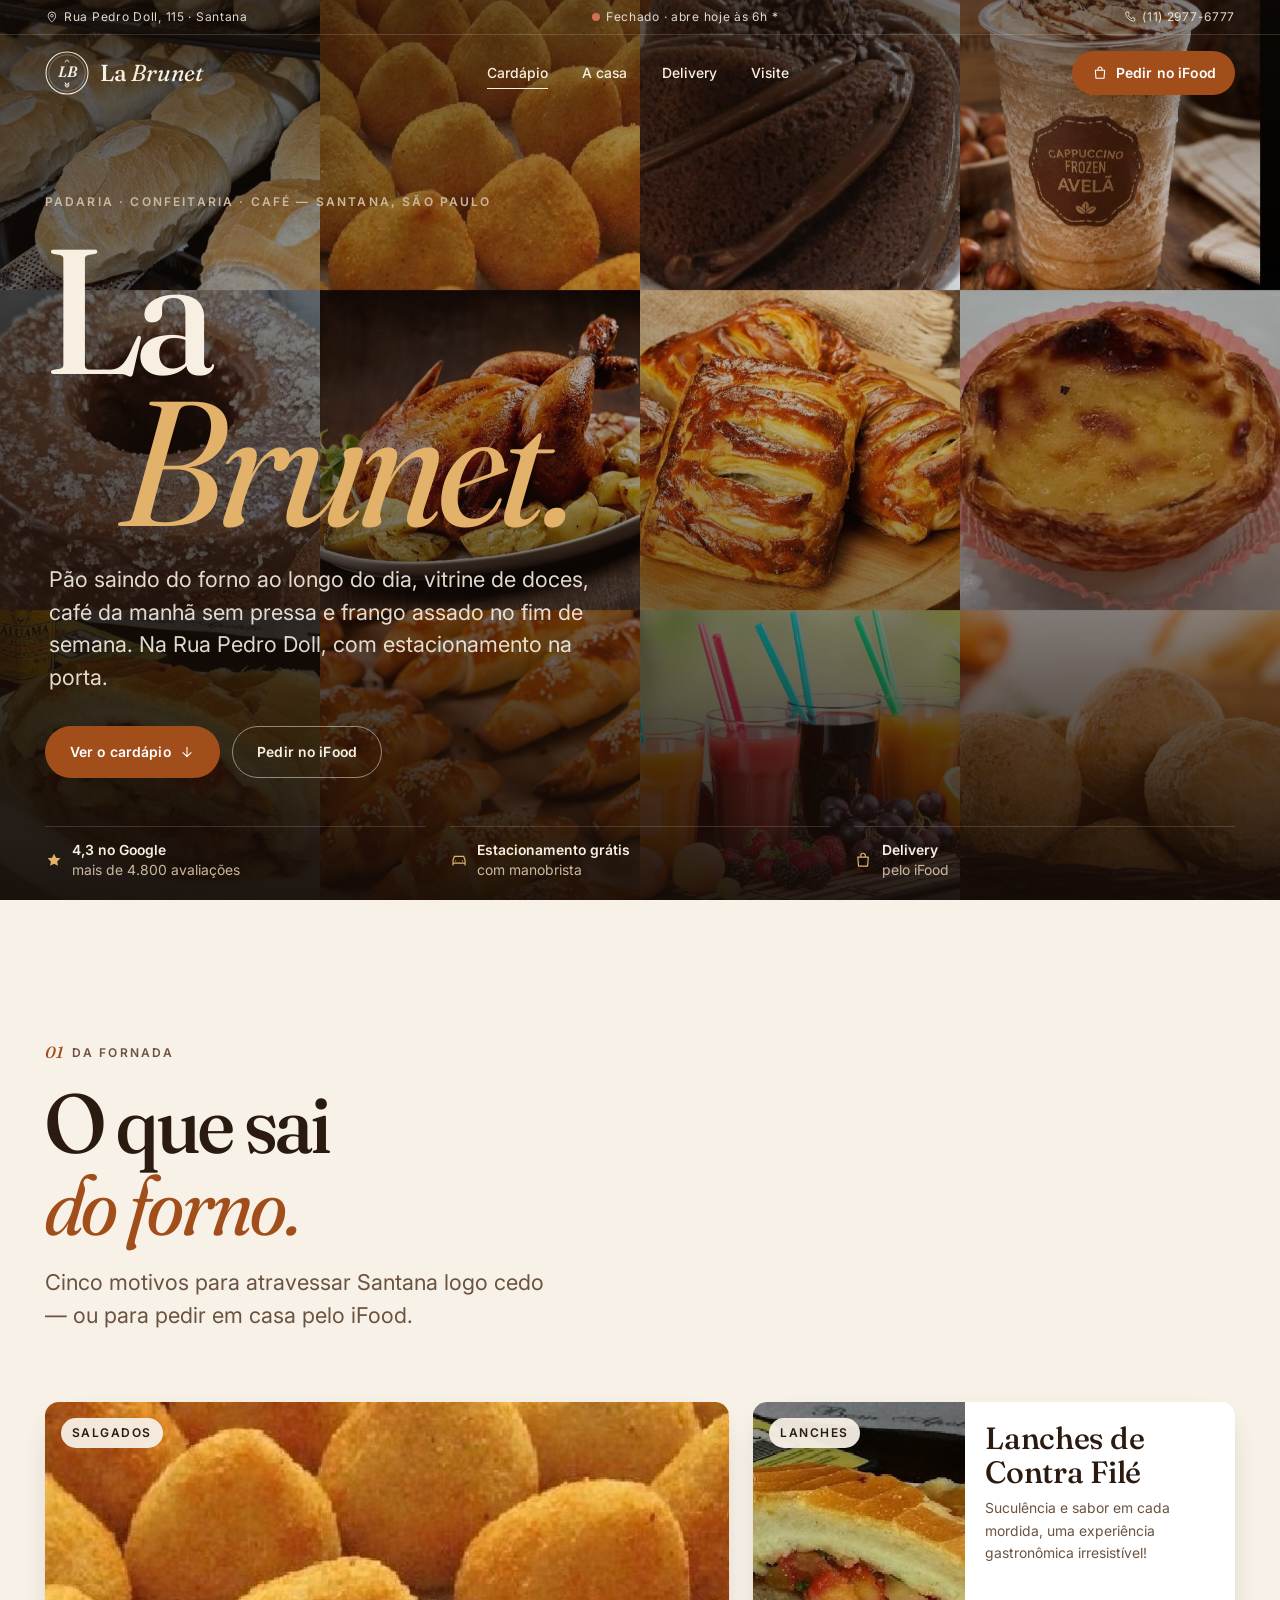
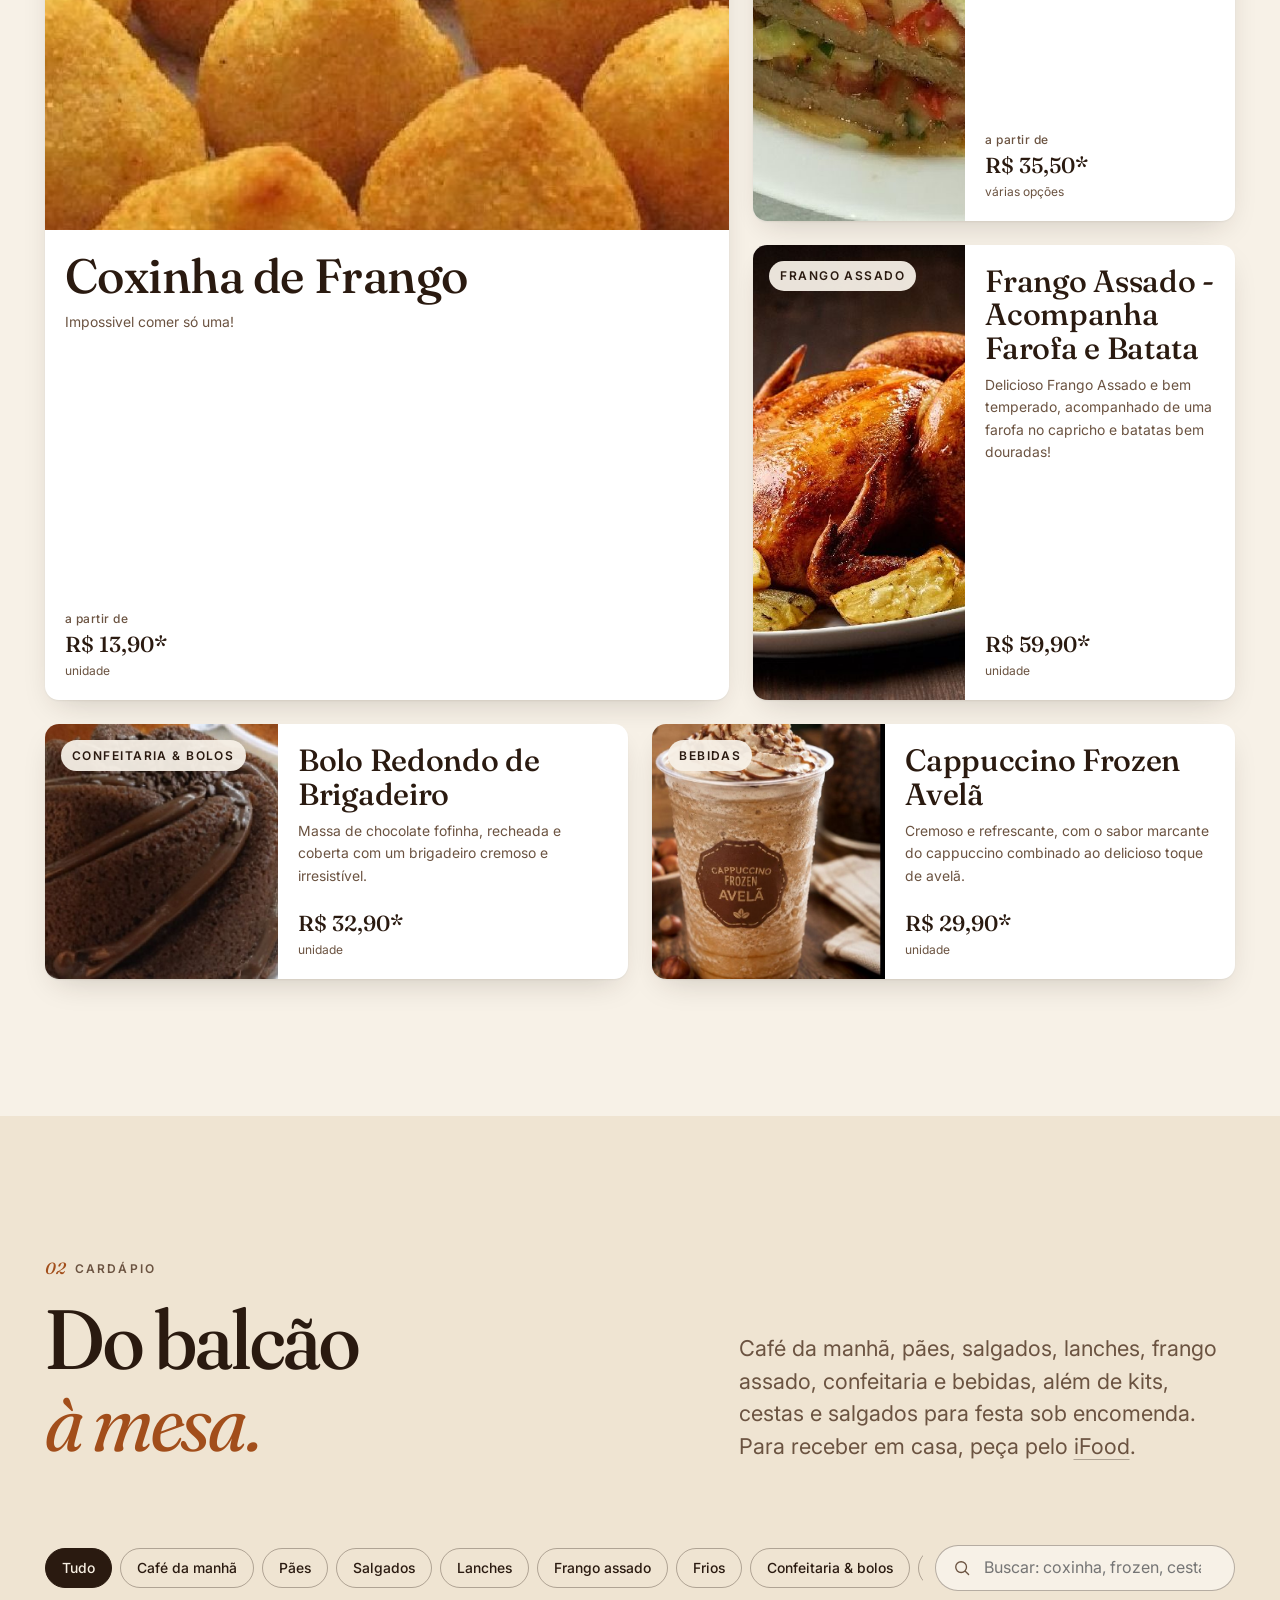
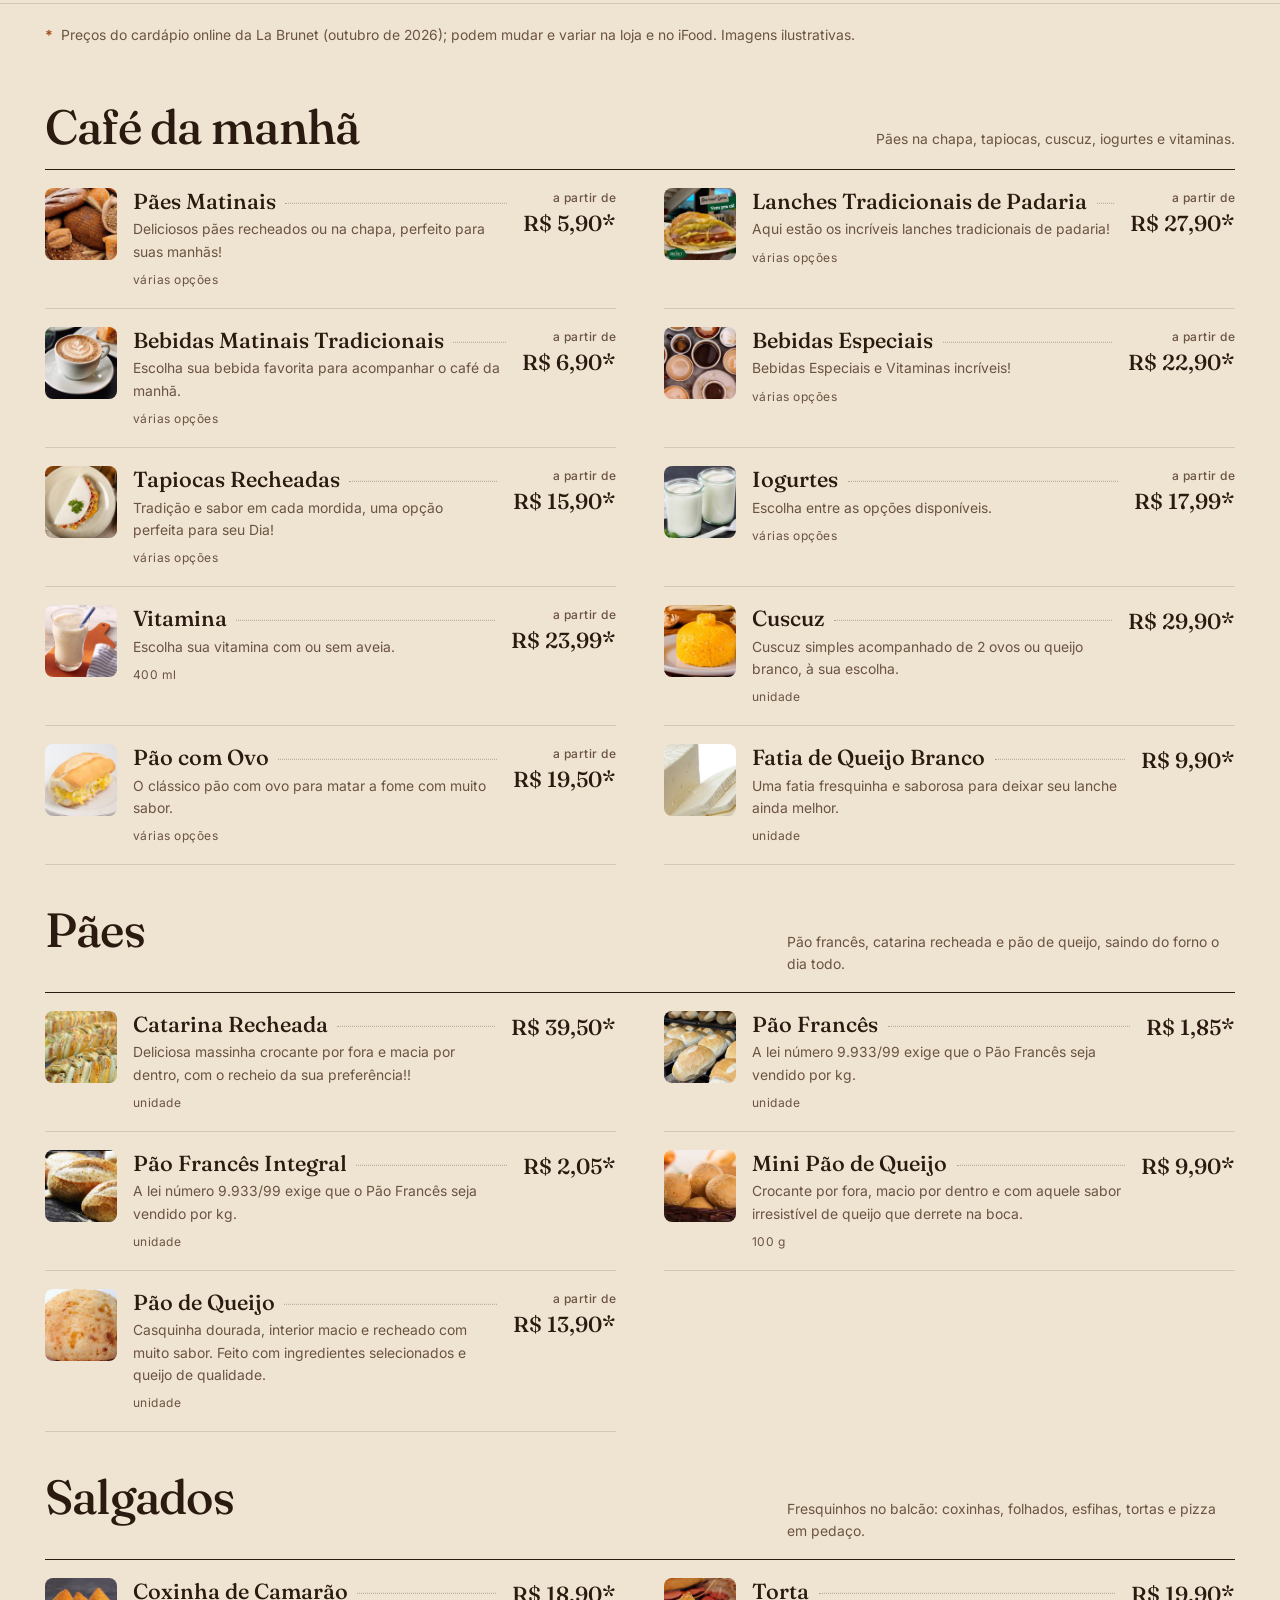
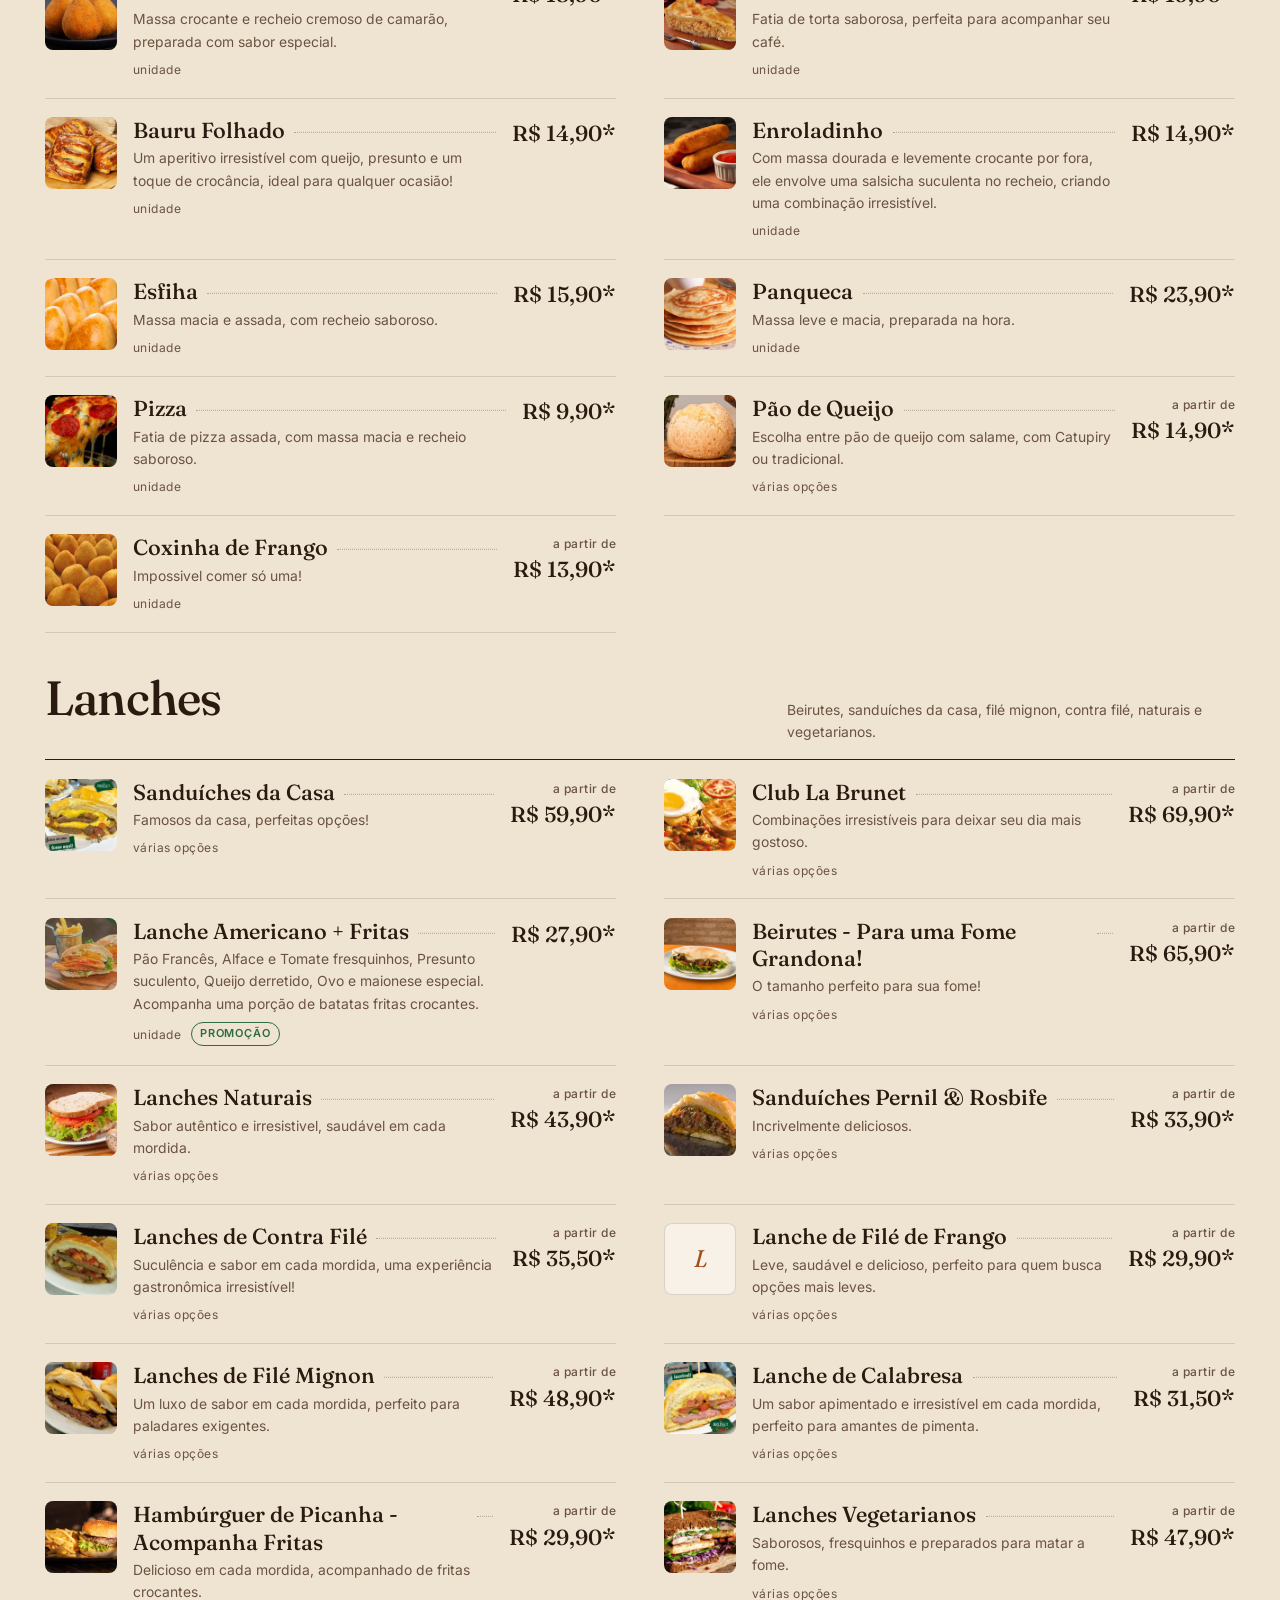
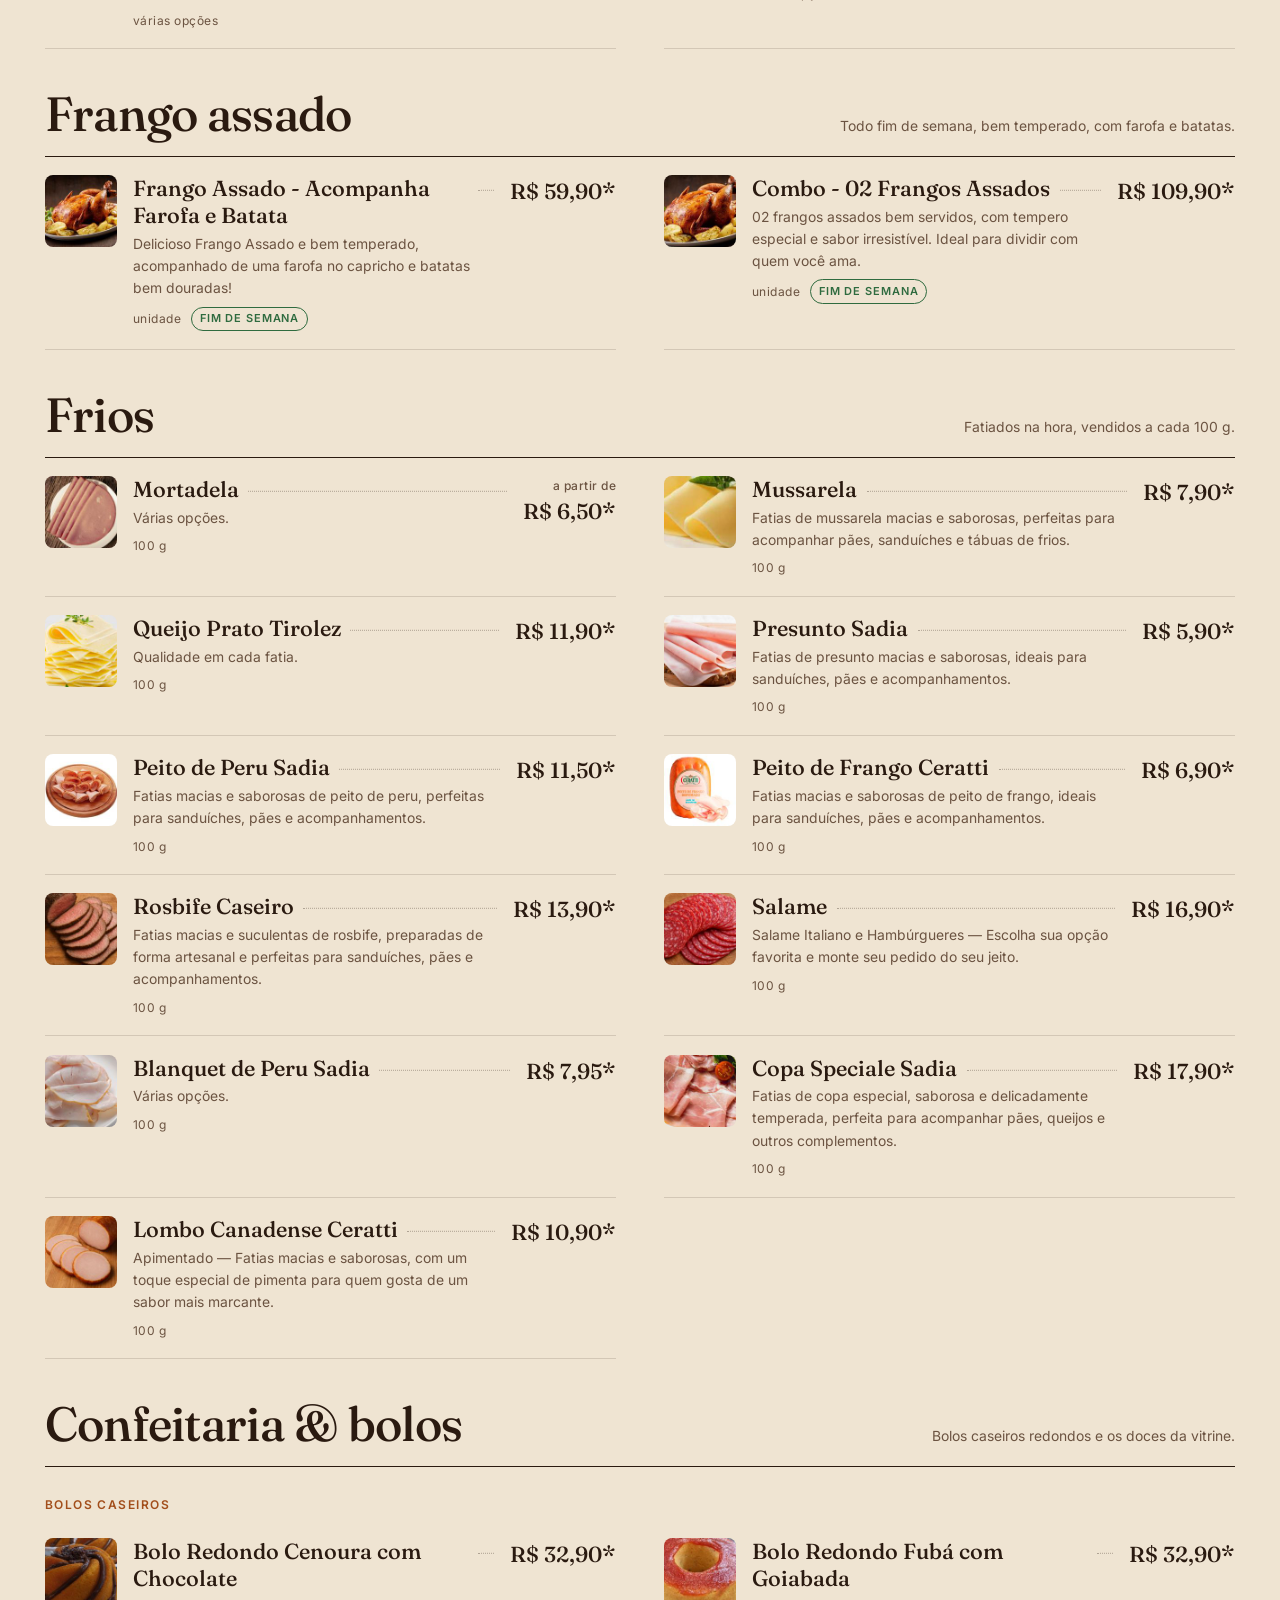
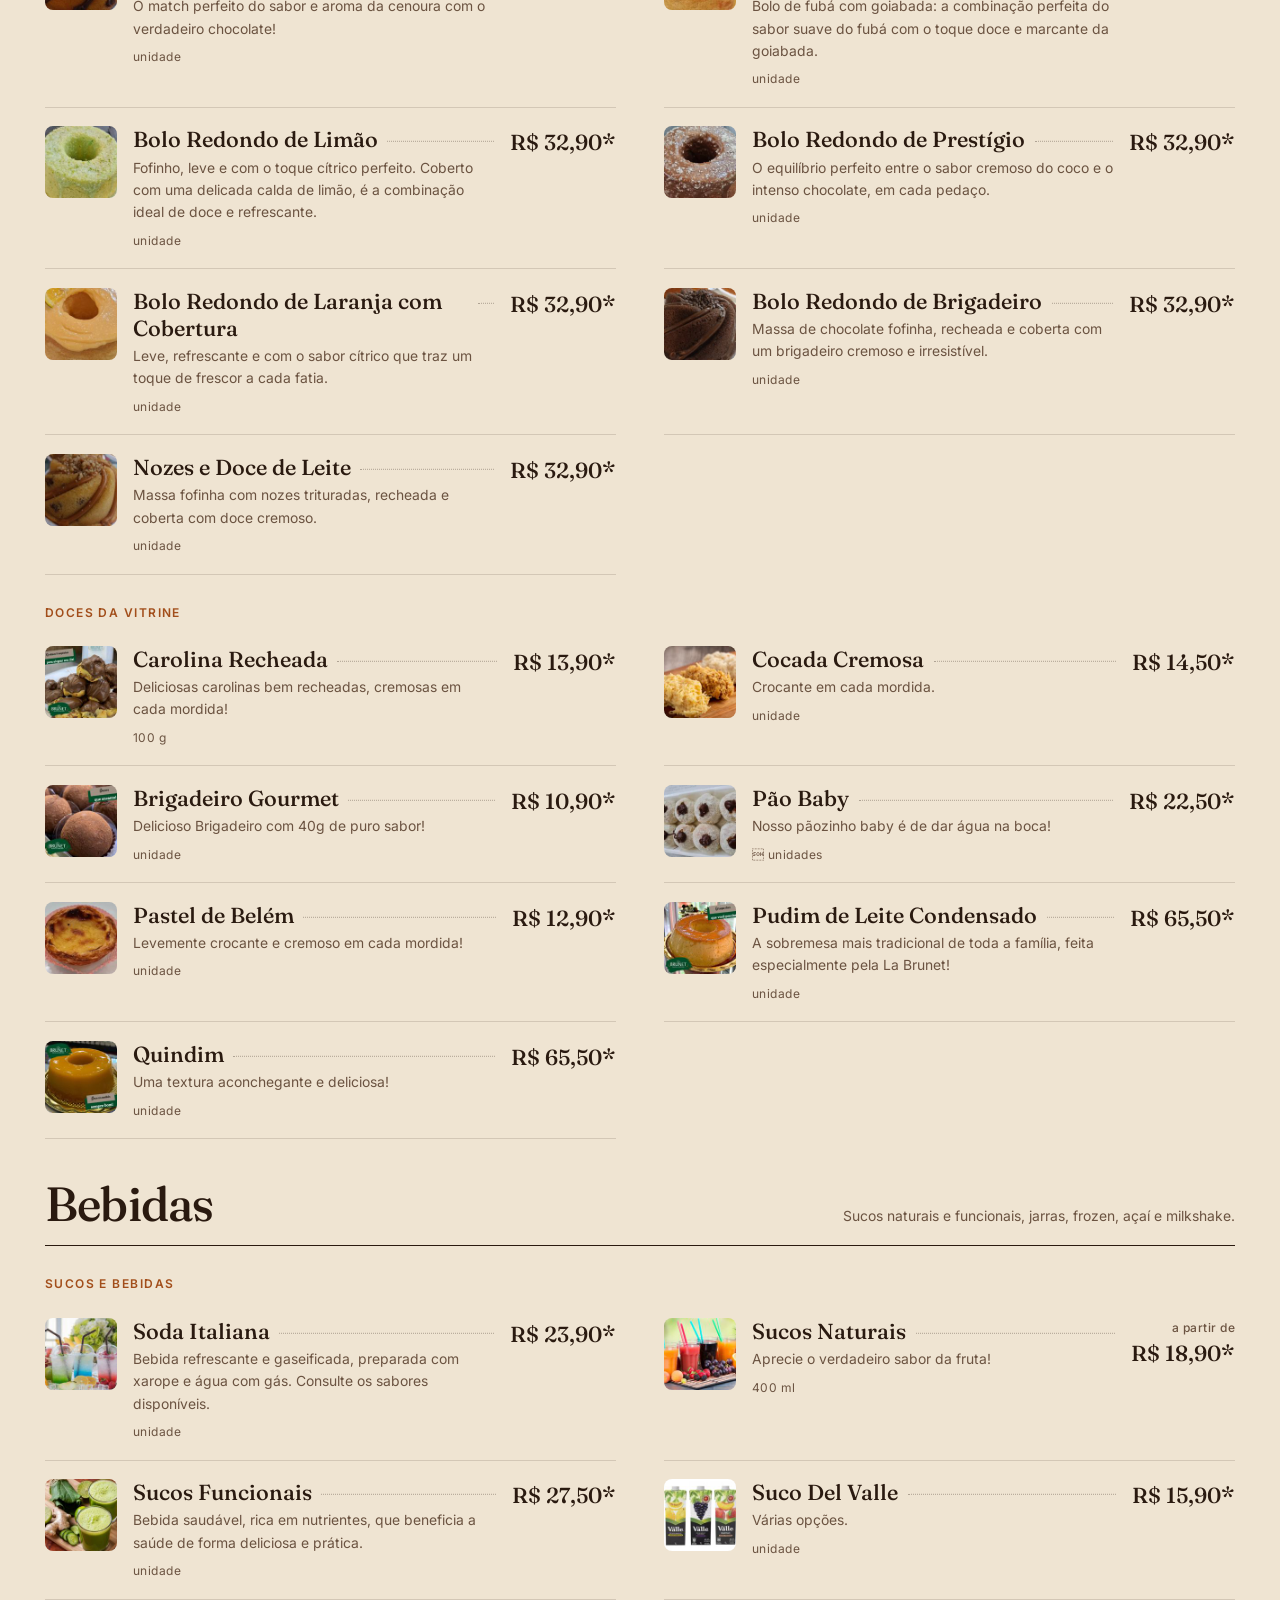
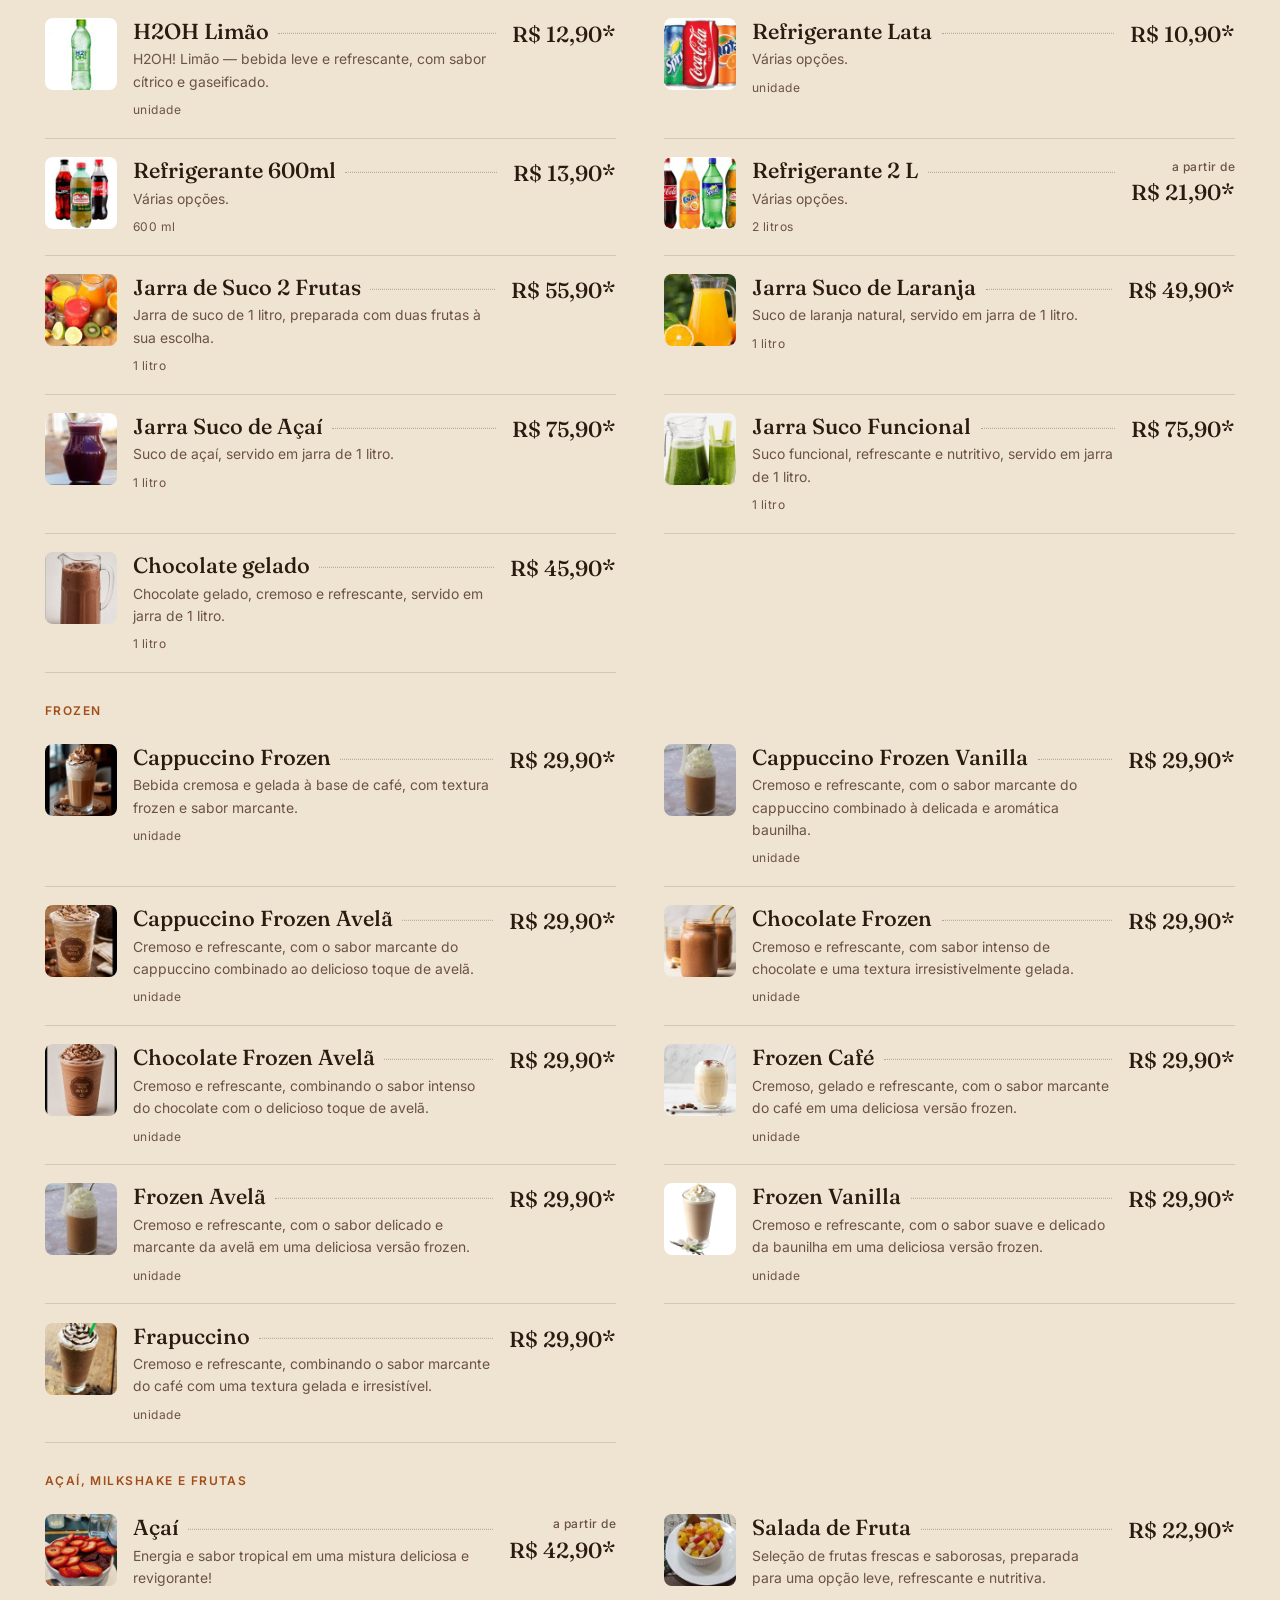
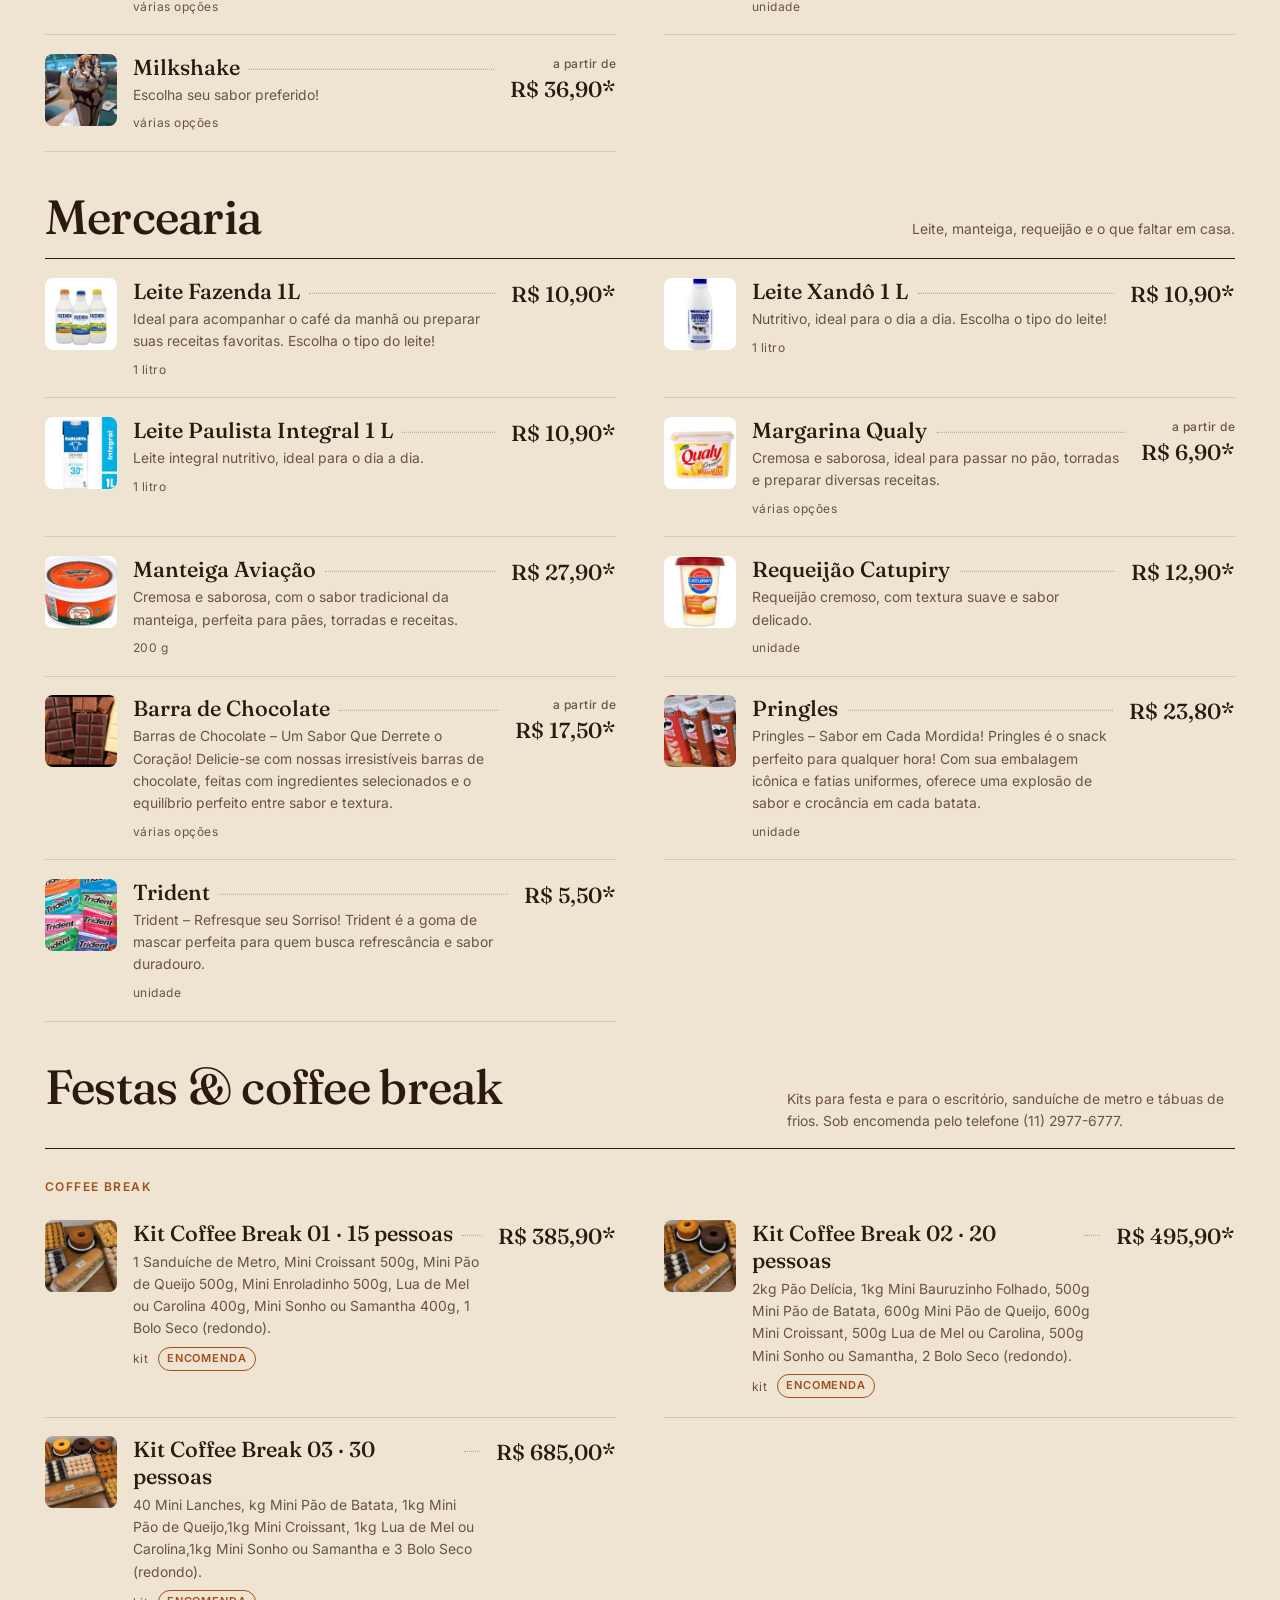
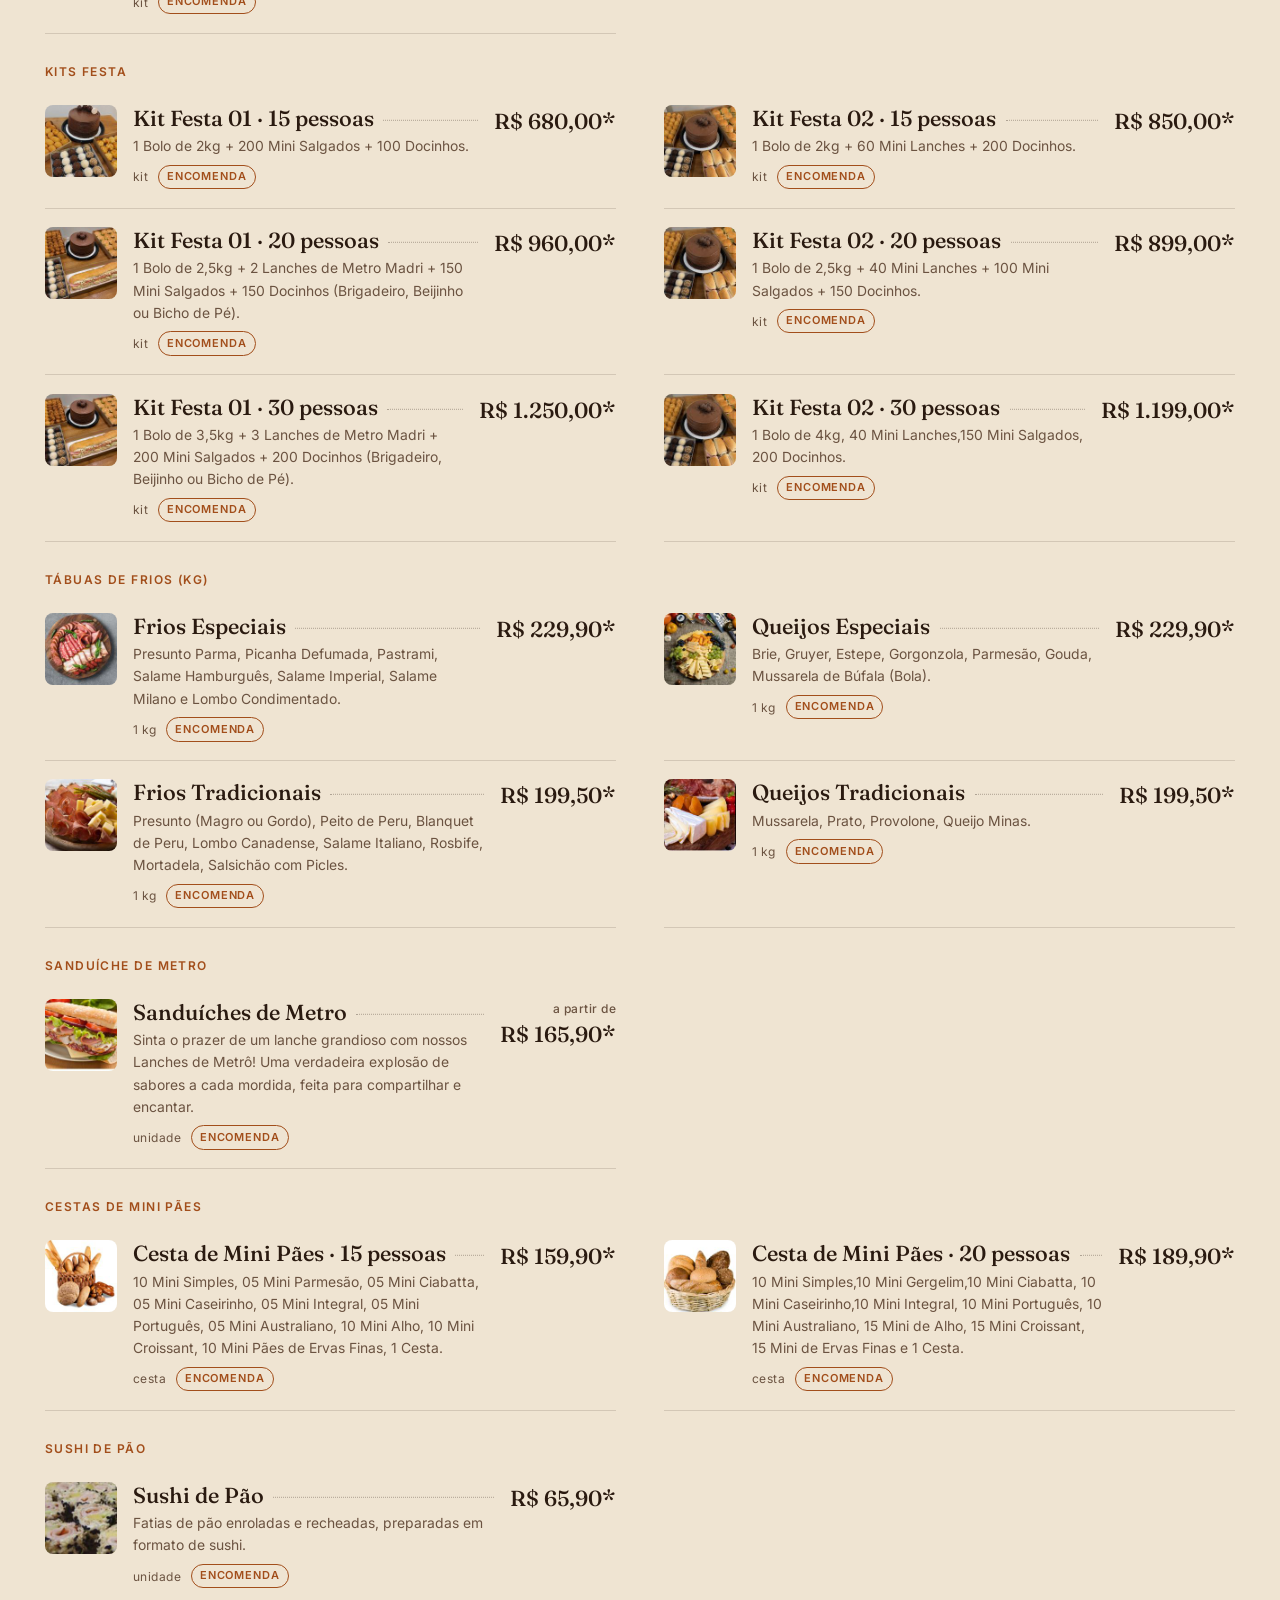
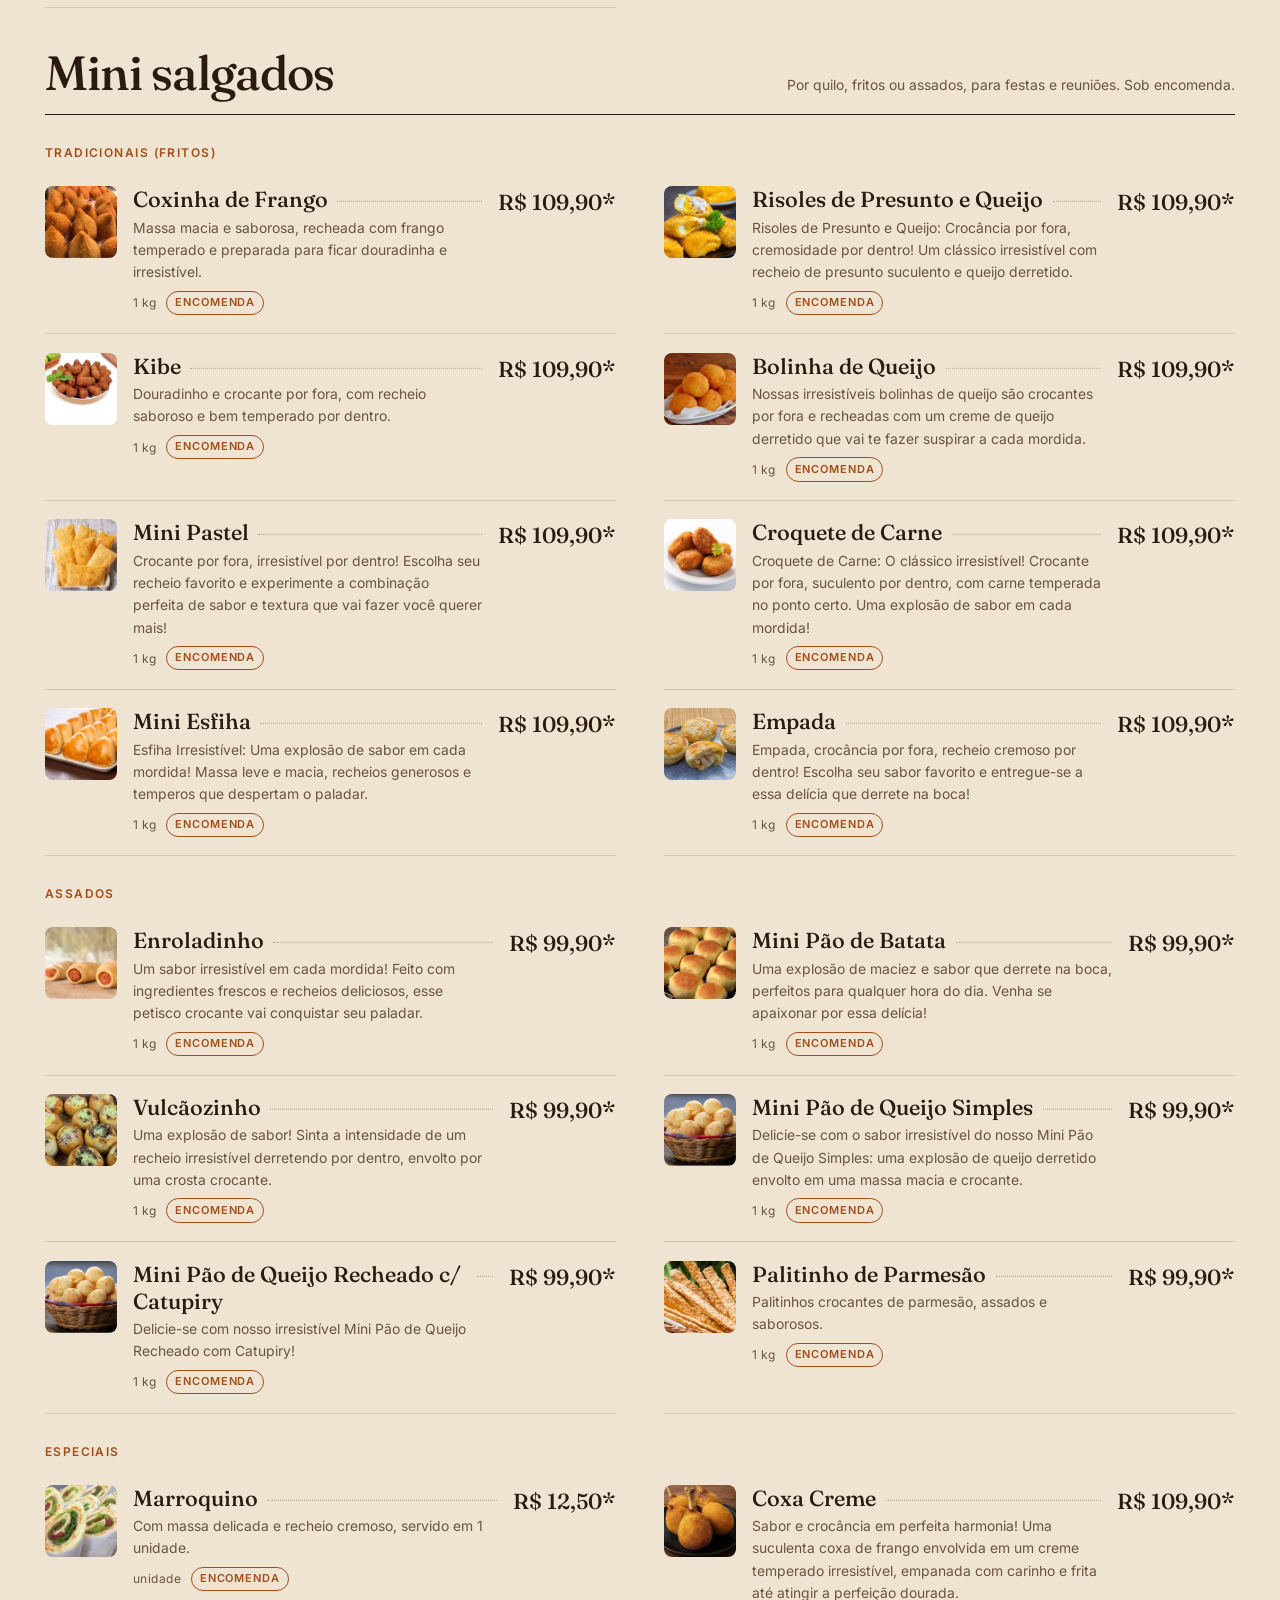
<file: index.html>
<!doctype html>
<html lang="pt-BR">
<head>
  <meta charset="utf-8">
  <meta name="viewport" content="width=device-width, initial-scale=1, viewport-fit=cover">
  <title>La Brunet · Padaria, confeitaria e café em Santana, São Paulo</title>
  <meta name="description" content="La Brunet: pães de fermentação natural, salgados, lanches, confeitaria e café da manhã na Rua Pedro Doll, 115, em Santana, São Paulo. Veja o cardápio e peça pelo iFood.">
  <meta name="theme-color" content="#2a1a10">
  <meta property="og:title" content="La Brunet · Padaria em Santana">
  <meta property="og:description" content="Pães, confeitaria e café na Rua Pedro Doll, 115. Cardápio online e delivery pelo iFood.">
  <meta property="og:type" content="website">
  <meta property="og:locale" content="pt_BR">
  <meta property="og:image" content="https://adrianochammas.github.io/la-brunet/assets/img/casa/compartilhar.jpg">
  <script>document.documentElement.classList.add("js")</script>
  <link rel="icon" href="assets/img/favicon.svg" type="image/svg+xml">
  <link rel="preconnect" href="https://fonts.googleapis.com">
  <link rel="preconnect" href="https://fonts.gstatic.com" crossorigin>
  <link rel="stylesheet" href="https://fonts.googleapis.com/css2?family=Fraunces:ital,opsz,wght@0,9..144,300..800;1,9..144,300..800&family=Inter:wght@400;500;600&display=swap">
  <!-- Ao publicar mudanças em CSS/JS, aumente o ?v= para os navegadores não usarem a versão antiga. -->
  <link rel="stylesheet" href="assets/css/styles.css?v=3">
  <script type="application/ld+json">
  {
    "@context": "https://schema.org",
    "@type": "Bakery",
    "name": "La Brunet",
    "telephone": "+55 11 2977-6777",
    "address": {
      "@type": "PostalAddress",
      "streetAddress": "Rua Pedro Doll, 115",
      "addressLocality": "São Paulo",
      "addressRegion": "SP",
      "postalCode": "02404-000",
      "addressCountry": "BR"
    },
    "servesCuisine": ["Padaria", "Confeitaria", "Café", "Pizza"]
  }
  </script>
</head>
<body>
  <a class="skip" href="#conteudo">Pular para o conteúdo</a>

  <svg width="0" height="0" style="position:absolute" aria-hidden="true">
    <symbol id="mark" viewBox="0 0 64 64">
      <circle cx="32" cy="32" r="30.5" fill="none" stroke="currentColor" stroke-width="1.5"/>
      <circle cx="32" cy="32" r="26.5" fill="none" stroke="currentColor" stroke-width=".75" opacity=".6"/>
      <text x="32" y="38.5" text-anchor="middle" font-family="Fraunces, Georgia, serif" font-style="italic" font-weight="600" font-size="22" fill="currentColor">LB</text>
      <path d="M32 47v8M32 50c-2.5-1-3.5-3-3.5-5 2.5 1 3.5 3 3.5 5Zm0 0c2.5-1 3.5-3 3.5-5-2.5 1-3.5 3-3.5 5Zm0 3.5c-2.5-1-3.5-3-3.5-5 2.5 1 3.5 3 3.5 5Zm0 0c2.5-1 3.5-3 3.5-5-2.5 1-3.5 3-3.5 5Z" fill="currentColor"/>
      <path d="M32 9v8M32 12c-2.5 1-3.5 3-3.5 5 2.5-1 3.5-3 3.5-5Zm0 0c2.5 1 3.5 3 3.5 5-2.5-1-3.5-3-3.5-5Z" fill="currentColor" opacity=".7"/>
    </symbol>
    <symbol id="i-arrow" viewBox="0 0 24 24"><path d="M5 12h14M13 6l6 6-6 6" fill="none" stroke="currentColor" stroke-width="1.6" stroke-linecap="round" stroke-linejoin="round"/></symbol>
    <symbol id="i-down" viewBox="0 0 24 24"><path d="M12 5v14M6 13l6 6 6-6" fill="none" stroke="currentColor" stroke-width="1.6" stroke-linecap="round" stroke-linejoin="round"/></symbol>
    <symbol id="i-plus" viewBox="0 0 24 24"><path d="M12 5v14M5 12h14" fill="none" stroke="currentColor" stroke-width="1.8" stroke-linecap="round"/></symbol>
    <symbol id="i-minus" viewBox="0 0 24 24"><path d="M5 12h14" fill="none" stroke="currentColor" stroke-width="1.8" stroke-linecap="round"/></symbol>
    <symbol id="i-close" viewBox="0 0 24 24"><path d="M6 6l12 12M18 6 6 18" fill="none" stroke="currentColor" stroke-width="1.6" stroke-linecap="round"/></symbol>
    <symbol id="i-bag" viewBox="0 0 24 24"><path d="M5 8h14l-1 12H6L5 8Zm4 0V6a3 3 0 0 1 6 0v2" fill="none" stroke="currentColor" stroke-width="1.6" stroke-linejoin="round"/></symbol>
    <symbol id="i-search" viewBox="0 0 24 24"><circle cx="11" cy="11" r="6.5" fill="none" stroke="currentColor" stroke-width="1.6"/><path d="m16 16 4 4" stroke="currentColor" stroke-width="1.6" stroke-linecap="round"/></symbol>
    <symbol id="i-pin" viewBox="0 0 24 24"><path d="M12 21s-6.5-6.2-6.5-11a6.5 6.5 0 0 1 13 0c0 4.8-6.5 11-6.5 11Z" fill="none" stroke="currentColor" stroke-width="1.6"/><circle cx="12" cy="10" r="2.3" fill="none" stroke="currentColor" stroke-width="1.6"/></symbol>
    <symbol id="i-phone" viewBox="0 0 24 24"><path d="M6.5 3.5h3l1.5 4-2 1.5a11 11 0 0 0 6 6l1.5-2 4 1.5v3a2 2 0 0 1-2 2A16 16 0 0 1 4.5 5.5a2 2 0 0 1 2-2Z" fill="none" stroke="currentColor" stroke-width="1.6" stroke-linejoin="round"/></symbol>
    <symbol id="i-car" viewBox="0 0 24 24"><path d="M4 16v-4l2-5h12l2 5v4M4 16h16M4 16v2.5M20 16v2.5M7.5 13h.01M16.5 13h.01" fill="none" stroke="currentColor" stroke-width="1.6" stroke-linecap="round" stroke-linejoin="round"/></symbol>
    <symbol id="i-star" viewBox="0 0 24 24"><path d="m12 3.5 2.6 5.4 5.9.8-4.3 4.1 1 5.8L12 16.8l-5.2 2.8 1-5.8-4.3-4.1 5.9-.8L12 3.5Z" fill="currentColor"/></symbol>
    <symbol id="i-wa" viewBox="0 0 24 24"><path d="M4 20l1.2-4.1A8 8 0 1 1 8.4 19L4 20Z" fill="none" stroke="currentColor" stroke-width="1.6" stroke-linejoin="round"/><path d="M9 8.5c0 3.5 3 6.5 6.5 6.5l1-1.6-2-1-1 .8c-1.2-.5-2.2-1.5-2.7-2.7l.8-1-1-2L9 8.5Z" fill="currentColor"/></symbol>
  </svg>

  <!-- ===================== Cabeçalho ===================== -->
  <header class="top" data-top>
    <div class="strip">
      <div class="strip__inner wrap">
        <a class="strip__item strip__address" href="#visite"><svg class="ico" aria-hidden="true"><use href="#i-pin"/></svg><span>Rua Pedro Doll, 115 · Santana</span></a>
        <span class="strip__item strip__status" data-status>
          <span class="dot" aria-hidden="true"></span><span data-status-label>Consultando horário…</span>
        </span>
        <a class="strip__item strip__phone" href="tel:+551129776777"><svg class="ico" aria-hidden="true"><use href="#i-phone"/></svg><span>(11) 2977-6777</span></a>
      </div>
    </div>
    <div class="bar">
      <div class="bar__inner wrap">
        <a class="brand" href="#inicio" aria-label="La Brunet, início">
          <svg class="brand__mark" aria-hidden="true"><use href="#mark"/></svg>
          <span class="brand__name">La <em>Brunet</em></span>
        </a>
        <nav class="nav" aria-label="Principal">
          <a href="#cardapio" data-nav>Cardápio</a>
          <a href="#historia" data-nav>A casa</a>
          <a href="#delivery" data-nav>Delivery</a>
          <a href="#visite" data-nav>Visite</a>
        </nav>
        <div class="bar__actions">
          <a class="btn btn--accent btn--sm bag" href="https://www.ifood.com.br/delivery/sao-paulo-sp/padaria-la-brunet-santana/f953d941-b5cf-49c5-b85f-097d4142eadd" target="_blank" rel="noopener" data-ifood aria-label="Pedir no iFood (abre em nova aba)">
            <svg class="ico" aria-hidden="true"><use href="#i-bag"/></svg>
            <span class="bag__label">Pedir no iFood</span>
          </a>
          <button class="menu-btn" type="button" aria-expanded="false" aria-controls="drawer" aria-label="Abrir menu" data-menu-open>
            <span class="menu-btn__lines" aria-hidden="true"></span><span class="menu-btn__label">Menu</span>
          </button>
        </div>
      </div>
    </div>
  </header>

  <div class="drawer" id="drawer" role="dialog" aria-modal="true" aria-label="Menu" hidden>
    <div class="drawer__panel">
      <div class="drawer__head">
        <span class="eyebrow">La Brunet · Santana</span>
        <button class="icon-btn" type="button" data-menu-close aria-label="Fechar menu"><svg class="ico" aria-hidden="true"><use href="#i-close"/></svg></button>
      </div>
      <nav class="drawer__links" aria-label="Menu">
        <a href="#inicio" data-drawer-link><span>01</span>Início</a>
        <a href="#fornada" data-drawer-link><span>02</span>Da fornada</a>
        <a href="#cardapio" data-drawer-link><span>03</span>Cardápio</a>
        <a href="#historia" data-drawer-link><span>04</span>A casa</a>
        <a href="#delivery" data-drawer-link><span>05</span>Delivery</a>
        <a href="#galeria" data-drawer-link><span>06</span>Galeria</a>
        <a href="#visite" data-drawer-link><span>07</span>Visite</a>
      </nav>
      <div class="drawer__foot">
        <a class="btn btn--accent" href="https://www.ifood.com.br/delivery/sao-paulo-sp/padaria-la-brunet-santana/f953d941-b5cf-49c5-b85f-097d4142eadd" target="_blank" rel="noopener" data-ifood data-drawer-link>Pedir no iFood<span class="sr-only"> (abre em nova aba)</span></a>
        <p>Rua Pedro Doll, 115<br>Santana, São Paulo</p>
        <a class="link" href="tel:+551129776777">(11) 2977-6777</a>
      </div>
    </div>
  </div>

  <main id="conteudo">

    <!-- ===================== Abertura ===================== -->
    <section class="hero" id="inicio" aria-labelledby="hero-title">
      <picture class="hero__media">
        <source media="(max-width: 700px)" srcset="assets/img/casa/abertura-celular.jpg">
        <img src="assets/img/casa/abertura.jpg" alt="" fetchpriority="high" width="2200" height="1650">
      </picture>
      <div class="hero__shade" aria-hidden="true"></div>
      <div class="hero__content wrap">
        <p class="eyebrow eyebrow--light reveal">Padaria · Confeitaria · Café — Santana, São Paulo</p>
        <h1 class="hero__title reveal" id="hero-title">La<br><em>Brunet.</em></h1>
        <p class="hero__lead reveal">Pão saindo do forno ao longo do dia, vitrine de doces, café da manhã sem pressa e frango assado no fim de semana. Na Rua Pedro Doll, com estacionamento na porta.</p>
        <div class="hero__ctas reveal">
          <a class="btn btn--accent" href="#cardapio">Ver o cardápio <svg class="ico" aria-hidden="true"><use href="#i-down"/></svg></a>
          <a class="btn btn--ghost-light" href="https://www.ifood.com.br/delivery/sao-paulo-sp/padaria-la-brunet-santana/f953d941-b5cf-49c5-b85f-097d4142eadd" target="_blank" rel="noopener" data-ifood>Pedir no iFood<span class="sr-only"> (abre em nova aba)</span></a>
        </div>
      </div>
      <ul class="hero__facts wrap" aria-label="Destaques da casa">
        <li><svg class="ico" aria-hidden="true"><use href="#i-star"/></svg><span><strong>4,3 no Google</strong> mais de 4.800 avaliações</span></li>
        <li><svg class="ico" aria-hidden="true"><use href="#i-car"/></svg><span><strong>Estacionamento grátis</strong> com manobrista</span></li>
        <li><svg class="ico" aria-hidden="true"><use href="#i-bag"/></svg><span><strong>Delivery</strong> pelo iFood</span></li>
      </ul>
    </section>

    <!-- ===================== Destaques ===================== -->
    <section class="chapter fornada" id="fornada" aria-labelledby="fornada-title">
      <div class="wrap">
        <div class="chapter__head">
          <p class="eyebrow"><span class="num">01</span> Da fornada</p>
          <h2 class="display reveal" id="fornada-title">O que sai<br><em>do forno.</em></h2>
          <p class="chapter__lead reveal">Cinco motivos para atravessar Santana logo cedo — ou para pedir em casa pelo iFood.</p>
        </div>
        <div class="feature-grid" data-featured></div>
      </div>
    </section>

    <!-- ===================== Cardápio ===================== -->
    <section class="chapter menu" id="cardapio" aria-labelledby="cardapio-title">
      <div class="wrap">
        <div class="chapter__head chapter__head--split">
          <div>
            <p class="eyebrow"><span class="num">02</span> Cardápio</p>
            <h2 class="display reveal" id="cardapio-title">Do balcão<br><em>à mesa.</em></h2>
          </div>
          <p class="chapter__lead reveal">Café da manhã, pães, salgados, lanches, frango assado, confeitaria e bebidas, além de kits, cestas e salgados para festa sob encomenda. Para receber em casa, peça pelo <a class="link" href="https://www.ifood.com.br/delivery/sao-paulo-sp/padaria-la-brunet-santana/f953d941-b5cf-49c5-b85f-097d4142eadd" target="_blank" rel="noopener" data-ifood>iFood<span class="sr-only"> (abre em nova aba)</span></a>.</p>
        </div>

        <div class="menu__tools">
          <div class="chips" role="tablist" aria-label="Categorias do cardápio" data-chips></div>
          <label class="search">
            <svg class="ico" aria-hidden="true"><use href="#i-search"/></svg>
            <span class="sr-only">Buscar no cardápio</span>
            <input type="search" placeholder="Buscar: coxinha, frozen, cesta…" autocomplete="off" data-search>
          </label>
        </div>
        <p class="price-note" data-price-note hidden>Preços do cardápio online da La Brunet (outubro de 2026); podem mudar e variar na loja e no iFood. Imagens ilustrativas.</p>
        <div class="menu__list" data-menu aria-live="polite"></div>
      </div>
    </section>

    <!-- ===================== A casa ===================== -->
    <section class="chapter story" id="historia" aria-labelledby="historia-title">
      <div class="wrap story__grid">
        <div class="story__text">
          <p class="eyebrow"><span class="num">03</span> A casa</p>
          <h2 class="display reveal" id="historia-title">Uma padaria<br>de <em>bairro,</em><br>do jeito grande.</h2>
          <p class="reveal">A La Brunet é o tipo de lugar que acompanha o dia inteiro de Santana: o pão francês das seis da manhã, o café com pão na chapa antes do trabalho, o almoço rápido, o bolo do fim de tarde e o lanche da noite.</p>
          <p class="reveal">O salão é amplo e iluminado, com mezanino para quem quer ficar. Na frente, o estacionamento é gratuito e tem manobrista — para parar dois minutos ou duas horas.</p>
          <blockquote class="quote reveal">
            <p>“Pão bom é feito de tempo: farinha, água, sal e paciência.”</p>
          </blockquote>
        </div>
        <div class="story__media">
          <figure class="story__fig story__fig--a reveal">
            <img src="assets/img/cardapio/bauru-folhado.jpg" alt="Bauru folhado da La Brunet" loading="lazy" width="600" height="600">
          </figure>
          <figure class="story__fig story__fig--b reveal">
            <img src="assets/img/cardapio/pao-frances.jpg" alt="Pães franceses saindo do forno" loading="lazy" width="600" height="600">
          </figure>
        </div>
      </div>

      <div class="wrap">
        <ol class="pillars" aria-label="Diferenciais">
          <li class="reveal"><span class="pillars__n">01</span><h3>Fornadas o dia todo</h3><p>Pão quente não é só de manhã: o forno trabalha em turnos até o fim da tarde.</p></li>
          <li class="reveal"><span class="pillars__n">02</span><h3>Confeitaria própria</h3><p>Bolos, tortas e doces da vitrine também saem inteiros, sob encomenda.</p></li>
          <li class="reveal"><span class="pillars__n">03</span><h3>Para todas as mesas</h3><p>Do pão na chapa ao frango assado, com lanches naturais e vegetarianos no cardápio.</p></li>
          <li class="reveal"><span class="pillars__n">04</span><h3>Chegar é fácil</h3><p>Estacionamento gratuito com manobrista, bem na porta da padaria.</p></li>
        </ol>
      </div>
    </section>

    <!-- ===================== Delivery ===================== -->
    <section class="chapter order" id="delivery" aria-labelledby="delivery-title">
      <div class="wrap">
        <div class="chapter__head chapter__head--split">
          <div>
            <p class="eyebrow eyebrow--light"><span class="num">04</span> Delivery</p>
            <h2 class="display reveal" id="delivery-title">Peça em casa,<br><em>pelo iFood.</em></h2>
          </div>
          <p class="chapter__lead reveal">Pães, salgados, lanches, doces e café da manhã da La Brunet entregues na sua casa. O pedido, o pagamento e o acompanhamento são feitos no iFood.</p>
        </div>

        <div class="delivery__grid">
          <div class="delivery__main reveal">
            <ol class="delivery__steps">
              <li><span class="step__n">1</span><span><strong>Abra a La Brunet no iFood</strong> pelo botão abaixo, no app ou no site.</span></li>
              <li><span class="step__n">2</span><span><strong>Escolha seus itens</strong> e pague por lá, do jeito que preferir.</span></li>
              <li><span class="step__n">3</span><span><strong>Acompanhe a entrega</strong> até a sua porta.</span></li>
            </ol>
            <a class="btn btn--accent btn--lg" href="https://www.ifood.com.br/delivery/sao-paulo-sp/padaria-la-brunet-santana/f953d941-b5cf-49c5-b85f-097d4142eadd" target="_blank" rel="noopener" data-ifood>
              <svg class="ico" aria-hidden="true"><use href="#i-bag"/></svg>Pedir no iFood<span class="sr-only"> (abre em nova aba)</span>
              <svg class="ico" aria-hidden="true"><use href="#i-arrow"/></svg>
            </a>
          </div>

          <aside class="delivery__aside reveal" aria-labelledby="festas-title">
            <h3 class="delivery__title" id="festas-title">Bolos e festas</h3>
            <p>Bolos inteiros, cento de salgados e docinhos, pão de metro e cestas de café da manhã são feitos sob encomenda. Fale direto com a loja.</p>
            <a class="btn btn--dark btn--block" href="tel:+551129776777"><svg class="ico" aria-hidden="true"><use href="#i-phone"/></svg>Ligar (11) 2977-6777</a>
            <a class="link delivery__visit" href="#visite">Prefere retirar? Veja endereço e horários</a>
          </aside>
        </div>
      </div>
    </section>

    <!-- ===================== Galeria ===================== -->
    <section class="chapter gallery" id="galeria" aria-labelledby="galeria-title">
      <div class="wrap">
        <div class="chapter__head chapter__head--split">
          <div>
            <p class="eyebrow"><span class="num">05</span> Galeria</p>
            <h2 class="display reveal" id="galeria-title">Farinha,<br><em>forno e mesa.</em></h2>
          </div>
          <p class="chapter__lead reveal">Toque numa foto para ampliar.</p>
        </div>
        <div class="gallery__grid" data-gallery></div>
      </div>
    </section>

    <!-- ===================== Visite ===================== -->
    <section class="chapter visit" id="visite" aria-labelledby="visite-title">
      <div class="wrap">
        <div class="chapter__head chapter__head--split">
          <div>
            <p class="eyebrow"><span class="num">06</span> Visite</p>
            <h2 class="display reveal" id="visite-title">Rua<br>Pedro Doll,<br><em>115.</em></h2>
          </div>
          <p class="chapter__lead reveal">Santana, zona norte de São Paulo. Estacionamento gratuito com manobrista na porta.</p>
        </div>

        <div class="visit__grid">
          <div class="visit__col">
            <h3 class="label">Endereço</h3>
            <address>Rua Pedro Doll, 115<br>Santana, São Paulo — SP<br>CEP 02404-000</address>
            <a class="btn btn--dark btn--sm" href="https://www.google.com/maps/dir/?api=1&destination=Rua+Pedro+Doll%2C+115%2C+Santana%2C+S%C3%A3o+Paulo%2C+SP" target="_blank" rel="noopener">
              Traçar rota <svg class="ico" aria-hidden="true"><use href="#i-arrow"/></svg><span class="sr-only">(abre em nova aba)</span>
            </a>
          </div>
          <div class="visit__col">
            <h3 class="label">Horários</h3>
            <table class="hours" data-hours>
              <caption class="sr-only">Horário de funcionamento</caption>
              <tbody></tbody>
            </table>
            <p class="status-pill" data-status-pill><span class="dot" aria-hidden="true"></span><span data-status-label>—</span></p>
            <p class="muted small" data-hours-note hidden>* Horário de referência, a confirmar com a loja.</p>
          </div>
          <div class="visit__col">
            <h3 class="label">Contato</h3>
            <ul class="contact">
              <li><a class="link" href="tel:+551129776777"><svg class="ico" aria-hidden="true"><use href="#i-phone"/></svg>(11) 2977-6777</a></li>
              <li data-wa-contact hidden><a class="link" target="_blank" rel="noopener" data-wa-href><svg class="ico" aria-hidden="true"><use href="#i-wa"/></svg>WhatsApp<span class="sr-only"> (abre em nova aba)</span></a></li>
              <li><a class="link" href="https://www.ifood.com.br/delivery/sao-paulo-sp/padaria-la-brunet-santana/f953d941-b5cf-49c5-b85f-097d4142eadd" target="_blank" rel="noopener" data-ifood><svg class="ico" aria-hidden="true"><use href="#i-bag"/></svg>Pedir no iFood<span class="sr-only"> (abre em nova aba)</span></a></li>
            </ul>
          </div>
        </div>

        <div class="map" data-map>
          <button class="map__load" type="button" data-map-load>
            <svg class="ico" aria-hidden="true"><use href="#i-pin"/></svg>
            <span><strong>Mostrar o mapa</strong><small>Carrega o Google Maps</small></span>
          </button>
        </div>
      </div>
    </section>
  </main>

  <!-- ===================== Rodapé ===================== -->
  <footer class="foot">
    <div class="wrap foot__grid">
      <div class="foot__brand">
        <svg class="foot__mark" aria-hidden="true"><use href="#mark"/></svg>
        <p class="foot__name">La <em>Brunet</em></p>
        <p class="muted">Padaria, confeitaria e café em Santana.</p>
      </div>
      <nav class="foot__nav" aria-label="Rodapé">
        <a href="#cardapio">Cardápio</a>
        <a href="#historia">A casa</a>
        <a href="#delivery">Delivery</a>
        <a href="#galeria">Galeria</a>
        <a href="#visite">Visite</a>
      </nav>
      <div class="foot__info">
        <p>Rua Pedro Doll, 115 · Santana<br>São Paulo — SP · 02404-000</p>
        <p><a class="link" href="tel:+551129776777">(11) 2977-6777</a></p>
      </div>
    </div>
    <div class="wrap foot__legal">
      <p>© <span data-year>2026</span> La Brunet. Fotografias ilustrativas (Unsplash).</p>
      <a href="#inicio" class="link">Voltar ao topo ↑</a>
    </div>
  </footer>

  <!-- Barra fixa do celular -->
  <div class="dock" data-dock hidden>
    <a class="dock__btn" href="https://www.ifood.com.br/delivery/sao-paulo-sp/padaria-la-brunet-santana/f953d941-b5cf-49c5-b85f-097d4142eadd" target="_blank" rel="noopener" data-ifood data-dock-link>
      <span class="dock__info"><strong>Delivery La Brunet</strong><span>Peça em casa, com entrega</span></span>
      <span class="dock__cta">Pedir no iFood<span class="sr-only"> (abre em nova aba)</span> <svg class="ico" aria-hidden="true"><use href="#i-arrow"/></svg></span>
    </a>
  </div>

  <dialog class="lightbox" data-lightbox aria-label="Foto ampliada">
    <button class="icon-btn lightbox__close" type="button" data-lightbox-close aria-label="Fechar"><svg class="ico" aria-hidden="true"><use href="#i-close"/></svg></button>
    <img alt="" data-lightbox-img>
    <p class="lightbox__cap" data-lightbox-cap></p>
  </dialog>

  <noscript><p class="noscript">Para ver o cardápio, ative o JavaScript. Delivery pelo iFood ou pelo telefone (11) 2977-6777.</p></noscript>

  <script src="assets/js/data.js?v=5"></script>
  <script src="assets/js/lib.js?v=2"></script>
  <script src="assets/js/app.js?v=3"></script>
</body>
</html>
</file>
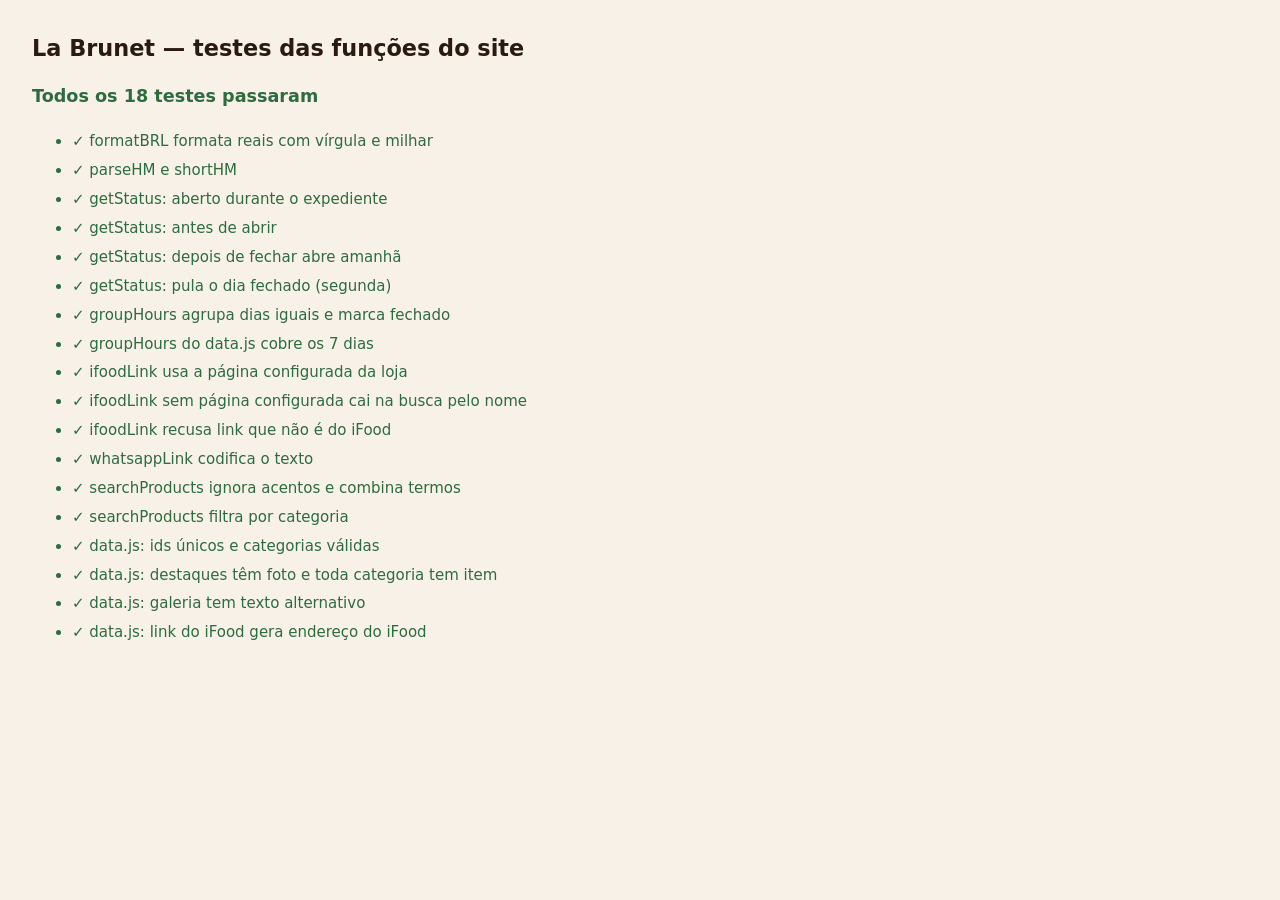
<file: tests/index.html>
<!doctype html>
<html lang="pt-BR">
<head>
  <meta charset="utf-8">
  <meta name="viewport" content="width=device-width, initial-scale=1">
  <title>La Brunet · Testes</title>
  <style>
    body { font: 15px/1.5 system-ui, sans-serif; margin: 2rem; background: #f7f1e7; color: #2a1a10; }
    h1 { font-size: 1.4rem; }
    li { padding: 0.2rem 0; }
    .ok { color: #2f6b3f; }
    .fail { color: #b0412e; font-weight: 600; }
    #summary { font-weight: 700; font-size: 1.1rem; }
  </style>
</head>
<body>
  <h1>La Brunet — testes das funções do site</h1>
  <p id="summary" data-summary>Rodando…</p>
  <ul id="results"></ul>

  <script src="../assets/js/data.js"></script>
  <script src="../assets/js/lib.js"></script>
  <script src="lib.test.js"></script>
</body>
</html>
</file>
<file: assets/css/styles.css>
/* =========================================================
   La Brunet — identidade visual
   Farinha (fundo), casca (texto e capítulos escuros),
   caramelo (ação) e trigo (destaque sobre o escuro).
   ========================================================= */

:root {
  color-scheme: light;

  --flour: #f7f1e7;
  --flour-2: #efe4d2;
  --flour-3: #e4d5bd;
  --crust: #2a1a10;
  --crust-2: #3a2617;
  --crust-3: #4d3523;
  --cocoa: #6b5341;
  --caramel: #a24e1b;
  --caramel-hover: #8a4015;
  --wheat: #e2b26a;
  --wheat-soft: #f0d6a8;
  --leaf: #2f6b3f;
  --closed: #b0412e;

  --bg: var(--flour);
  --fg: var(--crust);
  --fg-muted: var(--cocoa);
  --line: rgba(42, 26, 16, 0.14);
  --line-strong: rgba(42, 26, 16, 0.32);
  --on-dark: #f7efe2;
  --on-dark-muted: #cbb8a0;
  --line-dark: rgba(247, 239, 226, 0.16);
  --focus: #c46a2b;

  --font-display: "Fraunces", Georgia, "Times New Roman", serif;
  --font-body: "Inter", "Segoe UI", system-ui, -apple-system, sans-serif;

  --step--2: 0.75rem;
  --step--1: clamp(0.8125rem, 0.79rem + 0.1vw, 0.875rem);
  --step-0: clamp(1rem, 0.97rem + 0.14vw, 1.0938rem);
  --step-1: clamp(1.15rem, 1.08rem + 0.35vw, 1.375rem);
  --step-2: clamp(1.4rem, 1.2rem + 0.9vw, 2rem);
  --step-3: clamp(1.85rem, 1.4rem + 2vw, 3rem);
  --step-4: clamp(2.6rem, 1.6rem + 4.6vw, 5.25rem);
  --step-5: clamp(4rem, 1.5rem + 12vw, 11.5rem);

  --space-2xs: 0.5rem;
  --space-xs: 0.75rem;
  --space-s: 1rem;
  --space-m: 1.5rem;
  --space-l: 2rem;
  --space-xl: 3rem;
  --space-2xl: 4.5rem;
  --chapter-pad: clamp(4.5rem, 3rem + 7vw, 9.5rem);
  --gutter: clamp(1rem, 0.4rem + 3vw, 3rem);
  --max: 1280px;

  --radius: 14px;
  --radius-s: 8px;
  --ease: cubic-bezier(0.2, 0.7, 0.2, 1);
  --shadow: 0 1px 2px rgba(42, 26, 16, 0.06), 0 12px 32px -12px rgba(42, 26, 16, 0.22);
  --top-h: 104px;
}

/* ---------- Base ---------- */

*,
*::before,
*::after { box-sizing: border-box; }

html {
  scroll-behavior: smooth;
  scroll-padding-top: calc(var(--top-h) - 30px);
  -webkit-text-size-adjust: 100%;
  text-size-adjust: 100%;
}

body {
  margin: 0;
  background: var(--bg);
  color: var(--fg);
  font-family: var(--font-body);
  font-size: var(--step-0);
  line-height: 1.6;
  -webkit-font-smoothing: antialiased;
  text-rendering: optimizeLegibility;
  overflow-x: hidden;
}

body.is-locked { overflow: hidden; }

img { display: block; max-width: 100%; height: auto; }
a { color: inherit; }
button, input, textarea, select { font: inherit; color: inherit; }
button { cursor: pointer; }
h1, h2, h3, h4, p, ul, ol, dl, dd, figure, blockquote, fieldset { margin: 0; padding: 0; }
ul, ol { list-style: none; }
fieldset { border: 0; min-width: 0; }
legend { padding: 0; }

:focus-visible {
  outline: 2px solid var(--focus);
  outline-offset: 3px;
  border-radius: 4px;
}

::selection { background: var(--wheat-soft); color: var(--crust); }

.wrap {
  width: 100%;
  max-width: var(--max);
  margin-inline: auto;
  padding-inline: var(--gutter);
}

.sr-only {
  position: absolute !important;
  width: 1px; height: 1px;
  padding: 0; margin: -1px;
  overflow: hidden; clip: rect(0 0 0 0);
  white-space: nowrap; border: 0;
}

.skip {
  position: fixed; left: 1rem; top: -4rem; z-index: 200;
  background: var(--crust); color: var(--on-dark);
  padding: 0.75rem 1rem; border-radius: var(--radius-s);
  text-decoration: none; transition: top 0.2s;
}
.skip:focus { top: 1rem; }

.ico {
  width: 1.15em; height: 1.15em;
  flex: none;
  vertical-align: -0.2em;
}

.muted { color: var(--fg-muted); }
.small { font-size: var(--step--1); }

.eyebrow {
  display: inline-flex; align-items: center; gap: 0.75em;
  font-size: var(--step--2);
  font-weight: 600;
  letter-spacing: 0.18em;
  text-transform: uppercase;
  color: var(--fg-muted);
}
.eyebrow .num {
  font-family: var(--font-display);
  font-style: italic;
  font-weight: 500;
  font-size: 1.35em;
  letter-spacing: 0;
  color: var(--caramel);
}
.eyebrow--light { color: var(--on-dark-muted); }
.eyebrow--light .num { color: var(--wheat); }

.display {
  font-family: var(--font-display);
  font-weight: 500;
  font-size: var(--step-4);
  line-height: 0.98;
  letter-spacing: -0.02em;
  font-variation-settings: "opsz" 144, "SOFT" 50;
  margin-top: var(--space-s);
}
.display em {
  font-style: italic;
  font-weight: 400;
  color: var(--caramel);
}

.label {
  font-size: var(--step--2);
  font-weight: 600;
  letter-spacing: 0.18em;
  text-transform: uppercase;
  color: var(--fg-muted);
  margin-bottom: var(--space-s);
}

.link {
  display: inline-flex; align-items: center; gap: 0.5em;
  text-decoration: underline;
  text-decoration-thickness: 1px;
  text-underline-offset: 0.25em;
  text-decoration-color: var(--line-strong);
  transition: text-decoration-color 0.2s, color 0.2s;
}
.link:hover { text-decoration-color: currentColor; color: var(--caramel); }

/* ---------- Botões ---------- */

.btn {
  display: inline-flex; align-items: center; justify-content: center; gap: 0.6em;
  min-height: 52px;
  padding: 0.85rem 1.5rem;
  border-radius: 999px;
  border: 1px solid transparent;
  font-weight: 600;
  font-size: var(--step--1);
  letter-spacing: 0.01em;
  text-decoration: none;
  white-space: nowrap;
  transition: background-color 0.2s, color 0.2s, border-color 0.2s, transform 0.2s var(--ease);
}
.btn:active { transform: translateY(1px) scale(0.99); }
.btn--sm { min-height: 44px; padding: 0.6rem 1.15rem; }
.btn--block { width: 100%; }
.btn--accent { background: var(--caramel); color: #fff; }
.btn--accent:hover { background: var(--caramel-hover); }
.btn--dark { background: var(--crust); color: var(--on-dark); }
.btn--dark:hover { background: var(--crust-3); }
.btn--ghost-light { color: var(--on-dark); border-color: rgba(247, 239, 226, 0.5); }
.btn--ghost-light:hover { background: rgba(247, 239, 226, 0.12); border-color: var(--on-dark); }
.btn[disabled] { opacity: 0.55; cursor: not-allowed; }

.icon-btn {
  display: inline-grid; place-items: center;
  width: 44px; height: 44px;
  border-radius: 50%;
  border: 1px solid var(--line-strong);
  background: transparent;
  transition: background-color 0.2s;
}
.icon-btn:hover { background: rgba(42, 26, 16, 0.06); }

/* ---------- Cabeçalho ---------- */

.top {
  position: fixed; inset: 0 0 auto 0; z-index: 50;
  color: var(--on-dark);
  transition: background-color 0.35s var(--ease), color 0.35s, box-shadow 0.35s, transform 0.35s var(--ease);
}
.top.is-solid {
  background: var(--flour);
  color: var(--fg);
  box-shadow: 0 1px 0 var(--line);
}

.strip {
  font-size: var(--step--2);
  letter-spacing: 0.06em;
  border-bottom: 1px solid var(--line-dark);
  transition: border-color 0.35s;
}
.top.is-solid .strip { border-bottom-color: var(--line); }
.strip__inner {
  display: flex; align-items: center; justify-content: space-between; gap: 1rem;
  min-height: 34px;
}
.strip__item {
  display: inline-flex; align-items: center; gap: 0.45em;
  text-decoration: none; white-space: nowrap;
  opacity: 0.9;
}
a.strip__item:hover { opacity: 1; text-decoration: underline; text-underline-offset: 0.2em; }
.strip__phone { display: none; }

.dot {
  width: 8px; height: 8px; border-radius: 50%;
  background: currentColor; opacity: 0.5;
  flex: none;
}
.is-open .dot { background: #5bc27a; opacity: 1; box-shadow: 0 0 0 3px rgba(91, 194, 122, 0.25); }
.is-closed .dot { background: #e0745f; opacity: 1; }

.bar__inner {
  display: flex; align-items: center; justify-content: space-between; gap: 1rem;
  min-height: 70px;
}

.brand {
  display: inline-flex; align-items: center; gap: 0.7rem;
  text-decoration: none;
}
.brand__mark { width: 44px; height: 44px; transition: transform 0.6s var(--ease); }
.brand:hover .brand__mark { transform: rotate(-12deg); }
.brand__name {
  font-family: var(--font-display);
  font-size: 1.45rem;
  font-weight: 500;
  letter-spacing: -0.01em;
  line-height: 1;
}
.brand__name em { font-style: italic; font-weight: 400; }

.nav { display: none; }
.nav a {
  position: relative;
  text-decoration: none;
  font-size: var(--step--1);
  font-weight: 500;
  padding: 0.5rem 0.2rem;
}
.nav a::after {
  content: ""; position: absolute; left: 0.2rem; right: 0.2rem; bottom: 0.2rem;
  height: 1px; background: currentColor;
  transform: scaleX(0); transform-origin: left;
  transition: transform 0.35s var(--ease);
}
.nav a:hover::after,
.nav a[aria-current="true"]::after { transform: scaleX(1); }

.bar__actions { display: flex; align-items: center; gap: 0.5rem; }

.bag { position: relative; }
.bag__label { display: none; }

.menu-btn {
  display: inline-flex; align-items: center; gap: 0.6rem;
  min-height: 44px;
  padding: 0 1rem;
  border-radius: 999px;
  border: 1px solid currentColor;
  background: transparent;
  font-size: var(--step--2);
  font-weight: 600;
  letter-spacing: 0.16em;
  text-transform: uppercase;
  border-color: rgba(247, 239, 226, 0.45);
}
.top.is-solid .menu-btn { border-color: var(--line-strong); }
.menu-btn__lines {
  width: 18px; height: 8px;
  border-top: 1.5px solid currentColor;
  border-bottom: 1.5px solid currentColor;
}
.menu-btn__label { display: none; }

/* ---------- Gaveta (menu) ---------- */

.drawer {
  position: fixed; inset: 0; z-index: 100;
  background: rgba(20, 12, 7, 0.55);
  opacity: 0;
  transition: opacity 0.3s;
}
.drawer[hidden] { display: none; }
.drawer.is-open { opacity: 1; }
.drawer__panel {
  position: absolute; inset: 0 0 0 auto;
  width: min(440px, 100%);
  background: var(--crust);
  color: var(--on-dark);
  display: flex; flex-direction: column;
  padding: 1.25rem var(--gutter) calc(2rem + env(safe-area-inset-bottom));
  transform: translateX(100%);
  transition: transform 0.45s var(--ease);
  overflow-y: auto;
}
.drawer.is-open .drawer__panel { transform: none; }
.drawer__head { display: flex; align-items: center; justify-content: space-between; min-height: 56px; }
.drawer__head .eyebrow { color: var(--on-dark-muted); }
.drawer__head .icon-btn { border-color: var(--line-dark); }
.drawer__head .icon-btn:hover { background: rgba(247, 239, 226, 0.08); }
.drawer__links { display: flex; flex-direction: column; margin-top: 2rem; }
.drawer__links a {
  display: flex; align-items: baseline; gap: 1rem;
  padding: 0.7rem 0;
  border-bottom: 1px solid var(--line-dark);
  font-family: var(--font-display);
  font-size: clamp(1.8rem, 1.4rem + 2vw, 2.4rem);
  line-height: 1.1;
  text-decoration: none;
  transition: color 0.2s, padding 0.3s var(--ease);
}
.drawer__links a span {
  font-family: var(--font-body);
  font-size: var(--step--2);
  letter-spacing: 0.14em;
  color: var(--wheat);
}
.drawer__links a:hover { color: var(--wheat-soft); padding-left: 0.4rem; }
.drawer__foot { margin-top: auto; padding-top: 2rem; color: var(--on-dark-muted); font-size: var(--step--1); display: grid; gap: 0.5rem; }

/* ---------- Abertura ---------- */

.hero {
  position: relative;
  min-height: 100svh;
  display: flex; flex-direction: column; justify-content: flex-end;
  color: var(--on-dark);
  background: var(--crust);
  isolation: isolate;
  overflow: hidden;
}
.hero__media, .hero__media img {
  position: absolute; inset: 0;
  width: 100%; height: 100%;
  object-fit: cover;
  z-index: -2;
}
.hero__media img {
  transform: scale(1.06);
  animation: heroZoom 14s var(--ease) forwards;
}
@keyframes heroZoom { to { transform: scale(1); } }
.hero__shade {
  position: absolute; inset: 0; z-index: -1;
  background:
    linear-gradient(180deg, rgba(20, 12, 7, 0.55) 0%, rgba(20, 12, 7, 0.1) 30%, rgba(20, 12, 7, 0.35) 55%, rgba(20, 12, 7, 0.92) 100%),
    linear-gradient(90deg, rgba(20, 12, 7, 0.55), rgba(20, 12, 7, 0) 65%);
}
.hero__content { padding-top: calc(var(--top-h) + 3rem); padding-bottom: 2rem; }
.hero__title {
  font-family: var(--font-display);
  font-weight: 500;
  font-size: var(--step-5);
  line-height: 0.86;
  letter-spacing: -0.035em;
  font-variation-settings: "opsz" 144, "SOFT" 30;
  margin: 1.25rem 0 1.5rem;
}
.hero__title em {
  font-style: italic;
  font-weight: 400;
  color: var(--wheat);
  padding-left: 0.42em;
}
.hero__lead {
  max-width: 34rem;
  font-size: var(--step-1);
  line-height: 1.5;
  color: rgba(247, 239, 226, 0.9);
}
.hero__ctas { display: flex; flex-wrap: wrap; gap: 0.75rem; margin-top: 2rem; }

.hero__facts {
  display: grid;
  grid-template-columns: 1fr 1fr;
  gap: 0 1rem;
  padding-bottom: 1.25rem;
}
.hero__facts li {
  display: flex; align-items: flex-start; gap: 0.6rem;
  padding: 0.9rem 0 0;
  border-top: 1px solid var(--line-dark);
  font-size: var(--step--2);
  line-height: 1.4;
  color: var(--on-dark-muted);
}
.hero__facts li:nth-child(3) { display: none; }
.hero__facts .ico { color: var(--wheat); width: 1.3em; height: 1.3em; }
.hero__facts strong { display: block; color: var(--on-dark); font-weight: 600; }

/* ---------- Capítulos ---------- */

.chapter { padding-block: var(--chapter-pad); position: relative; }
.chapter__head { margin-bottom: clamp(2.5rem, 2rem + 3vw, 4.5rem); max-width: 46rem; }
.chapter__head--split { max-width: none; display: grid; gap: 1.5rem; align-items: end; }
.chapter__lead { font-size: var(--step-1); line-height: 1.5; color: var(--fg-muted); max-width: 32rem; margin-top: 1.25rem; }
.chapter__head--split .chapter__lead { margin-top: 0; }

/* ---------- Da fornada ---------- */

.feature-grid { display: grid; gap: 1.25rem; }

.feature {
  position: relative;
  display: flex; flex-direction: column;
  background: #fff;
  border-radius: var(--radius);
  overflow: hidden;
  box-shadow: var(--shadow);
}
.feature__media { position: relative; aspect-ratio: 4 / 3; overflow: hidden; background: var(--flour-3); }
.feature__media img { width: 100%; height: 100%; object-fit: cover; transition: transform 0.9s var(--ease); }
.feature:hover .feature__media img { transform: scale(1.04); }
.feature__tag {
  position: absolute; left: 1rem; top: 1rem;
  background: rgba(247, 241, 231, 0.94);
  color: var(--crust);
  font-size: var(--step--2); font-weight: 600; letter-spacing: 0.12em; text-transform: uppercase;
  padding: 0.35rem 0.7rem; border-radius: 999px;
}
.feature__body { display: flex; flex-direction: column; gap: 0.5rem; padding: 1.25rem 1.25rem 1.35rem; flex: 1; }
.feature__name { font-family: var(--font-display); font-size: var(--step-2); font-weight: 500; line-height: 1.1; letter-spacing: -0.01em; }
.feature__desc { color: var(--fg-muted); font-size: var(--step--1); }
.feature__foot { display: flex; align-items: center; justify-content: space-between; gap: 1rem; margin-top: auto; padding-top: 0.75rem; }
.price { font-family: var(--font-display); font-size: var(--step-1); font-weight: 500; white-space: nowrap; }
.feature__foot small { display: block; font-size: var(--step--2); color: var(--fg-muted); line-height: 1.3; }

/* Botão de adicionar / contador */
/* ---------- Cardápio ---------- */

.menu { background: var(--flour-2); }

.menu__tools {
  position: sticky; top: calc(var(--top-h) - 1px); z-index: 10;
  display: grid; gap: 0.75rem;
  margin-inline: calc(var(--gutter) * -1);
  padding: 0.75rem var(--gutter);
  background: var(--flour-2);
  border-bottom: 1px solid var(--line);
}

.chips {
  display: flex; gap: 0.5rem;
  overflow-x: auto;
  scrollbar-width: none;
  margin-inline: calc(var(--gutter) * -1);
  padding-inline: var(--gutter);
  scroll-padding-inline: var(--gutter);
}
.chips::-webkit-scrollbar { display: none; }
.chip {
  flex: none;
  min-height: 40px;
  padding: 0 1rem;
  border-radius: 999px;
  border: 1px solid var(--line-strong);
  background: transparent;
  font-size: var(--step--1);
  font-weight: 500;
  white-space: nowrap;
  transition: background-color 0.2s, color 0.2s, border-color 0.2s;
}
.chip:hover { border-color: var(--crust); }
.chip[aria-selected="true"] { background: var(--crust); border-color: var(--crust); color: var(--on-dark); }

.search {
  display: flex; align-items: center; gap: 0.6rem;
  min-height: 46px;
  padding: 0 1rem;
  border-radius: 999px;
  background: var(--flour);
  border: 1px solid var(--line-strong);
}
.search:focus-within { border-color: var(--crust); }
.search input { flex: 1; min-width: 0; border: 0; background: transparent; outline: none; font-size: 16px; }
.search .ico { color: var(--fg-muted); }

.price-note {
  margin-top: 1.25rem;
  font-size: var(--step--1);
  color: var(--fg-muted);
  display: flex; gap: 0.5rem; align-items: baseline;
}
.price-note::before { content: "*"; color: var(--caramel); font-weight: 700; }

.menu__list { margin-top: 1rem; }
.menu-cat { padding-top: 2.5rem; }
.menu-cat__head {
  display: flex; flex-wrap: wrap; align-items: baseline; justify-content: space-between; gap: 0.25rem 1.5rem;
  padding-bottom: 1rem;
  border-bottom: 1px solid var(--crust);
}
.menu-cat__title { font-family: var(--font-display); font-size: var(--step-3); font-weight: 500; letter-spacing: -0.015em; line-height: 1.05; }
.menu-cat__intro { color: var(--fg-muted); font-size: var(--step--1); max-width: 28rem; }
.menu-items { display: grid; }
.item {
  display: grid;
  grid-template-columns: 1fr auto;
  gap: 0.35rem 1rem;
  align-items: start;
  padding: 1.15rem 0;
  border-bottom: 1px solid var(--line);
}
.item { grid-template-columns: 56px 1fr auto; }
.item__thumb { display: block; width: 56px; height: 56px; border-radius: var(--radius-s); overflow: hidden; background: var(--flour-3); }
.item__thumb img { width: 100%; height: 100%; object-fit: cover; }
.item__thumb--empty { display: grid; place-items: center; color: var(--caramel); font-family: var(--font-display); font-style: italic; font-size: 1.35rem; background: var(--flour); border: 1px solid var(--line); }
.item__main { min-width: 0; }
.item__line { display: flex; align-items: baseline; gap: 0.6rem; }
.item__name { font-family: var(--font-display); font-size: var(--step-1); font-weight: 500; line-height: 1.25; }
.item__dots { flex: 1; border-bottom: 1px dotted var(--line-strong); transform: translateY(-0.3em); min-width: 1rem; }
.item__desc { color: var(--fg-muted); font-size: var(--step--1); margin-top: 0.2rem; }
.item__meta { display: flex; flex-wrap: wrap; align-items: center; gap: 0.4rem 0.6rem; margin-top: 0.45rem; }
.item__unit { font-size: var(--step--2); color: var(--fg-muted); letter-spacing: 0.04em; }
.tag {
  font-size: 0.6875rem; font-weight: 600; letter-spacing: 0.08em; text-transform: uppercase;
  padding: 0.15rem 0.5rem; border-radius: 999px;
  border: 1px solid currentColor;
  color: var(--leaf);
}
.tag--encomenda { color: var(--caramel); }
.item__side { display: flex; flex-direction: column; align-items: flex-end; gap: 0.6rem; }
.item .price { font-size: var(--step-1); }
.price__from { display: block; font-family: var(--font-body); font-size: var(--step--2); color: var(--fg-muted); letter-spacing: 0.04em; text-align: right; }
.feature__foot .price__from { text-align: left; }
.menu-sub {
  margin-top: 1.75rem; padding-bottom: 0.35rem;
  font-size: 0.75rem; font-weight: 600; letter-spacing: 0.12em; text-transform: uppercase;
  color: var(--caramel);
}

.menu__empty { padding: 3rem 0; text-align: center; color: var(--fg-muted); }
.menu__empty strong { display: block; font-family: var(--font-display); font-size: var(--step-2); color: var(--fg); font-weight: 500; margin-bottom: 0.4rem; }

/* ---------- A casa ---------- */

.story__grid { display: grid; gap: 3rem; }
.story__text { display: grid; gap: 1.25rem; align-content: start; }
.story__text > p:not(.eyebrow) { max-width: 34rem; color: var(--fg-muted); font-size: var(--step-1); line-height: 1.6; }
.story__text .display { margin-bottom: 0.75rem; }
.quote {
  margin-top: 1rem;
  padding-left: 1.25rem;
  border-left: 2px solid var(--caramel);
  font-family: var(--font-display);
  font-style: italic;
  font-size: var(--step-2);
  line-height: 1.3;
  max-width: 30rem;
}
.story__media { position: relative; display: grid; grid-template-columns: repeat(6, 1fr); align-items: end; }
.story__fig { overflow: hidden; border-radius: var(--radius); box-shadow: var(--shadow); }
.story__fig img { width: 100%; height: 100%; object-fit: cover; }
.story__fig--a { grid-column: 1 / 6; grid-row: 1; aspect-ratio: 4 / 5; }
.story__fig--b {
  grid-column: 4 / 7; grid-row: 1;
  aspect-ratio: 1;
  margin-bottom: -2.5rem;
  border: 6px solid var(--bg);
}

.pillars {
  display: grid;
  margin-top: clamp(4rem, 3rem + 5vw, 7rem);
  border-top: 1px solid var(--crust);
}
.pillars li { padding: 1.5rem 0 1.75rem; border-bottom: 1px solid var(--line); display: grid; gap: 0.5rem; }
.pillars__n { font-family: var(--font-display); font-style: italic; color: var(--caramel); font-size: var(--step-1); }
.pillars h3 { font-family: var(--font-display); font-weight: 500; font-size: var(--step-2); line-height: 1.15; }
.pillars p { color: var(--fg-muted); font-size: var(--step--1); max-width: 26rem; }

/* ---------- Delivery ---------- */

.order {
  background: var(--crust);
  color: var(--on-dark);
  --fg-muted: var(--on-dark-muted);
  --line: var(--line-dark);
  --line-strong: rgba(247, 239, 226, 0.34);
  --bg: var(--crust);
}
.order .display em { color: var(--wheat); }
.order .muted { color: var(--on-dark-muted); }

.delivery__grid { display: grid; gap: 1.5rem; align-items: stretch; }
.delivery__main {
  display: grid; gap: 2rem; align-content: start;
  padding-top: 1.75rem;
  border-top: 1px solid var(--line-dark);
}
.delivery__steps { display: grid; gap: 1.25rem; }
.delivery__steps li { display: flex; gap: 1rem; align-items: flex-start; font-size: var(--step-1); line-height: 1.45; color: var(--on-dark-muted); }
.delivery__steps strong { color: var(--on-dark); font-weight: 600; }
.step__n {
  display: inline-grid; place-items: center;
  flex: none;
  width: 32px; height: 32px;
  margin-top: 0.1rem;
  border-radius: 50%;
  border: 1px solid var(--wheat);
  color: var(--wheat);
  font-size: 0.85rem;
}
.btn--lg { min-height: 60px; padding: 1rem 1.75rem; font-size: var(--step-0); justify-self: start; }

.delivery__aside {
  display: grid; gap: 1rem; align-content: start;
  background: var(--flour);
  color: var(--crust);
  border-radius: var(--radius);
  padding: 1.5rem;
  box-shadow: 0 20px 50px -20px rgba(0, 0, 0, 0.6);
}
.delivery__aside p { color: var(--cocoa); font-size: var(--step--1); }
.delivery__title { font-family: var(--font-display); font-weight: 500; font-size: var(--step-2); line-height: 1.1; }
.delivery__visit { font-size: var(--step--1); justify-self: start; }

/* ---------- Galeria ---------- */

.gallery__grid {
  display: grid;
  grid-template-columns: repeat(2, 1fr);
  grid-auto-rows: 42vw;
  grid-auto-flow: dense;
  gap: 0.6rem;
}
.shot {
  position: relative;
  overflow: hidden;
  border-radius: var(--radius-s);
  border: 0; padding: 0;
  background: var(--flour-3);
}
.shot img { width: 100%; height: 100%; object-fit: cover; transition: transform 0.9s var(--ease), filter 0.4s; }
.shot:hover img { transform: scale(1.04); }
.shot--wide { grid-column: span 2; }
.shot--tall { grid-row: span 2; }

.lightbox {
  border: 0; padding: 0;
  max-width: min(1100px, 94vw);
  max-height: 92vh;
  background: transparent;
  overflow: visible;
}
.lightbox::backdrop { background: rgba(20, 12, 7, 0.88); }
.lightbox img { max-height: 82vh; width: auto; margin: 0 auto; border-radius: var(--radius-s); }
.lightbox__cap { color: var(--on-dark-muted); text-align: center; font-size: var(--step--1); margin-top: 0.75rem; }
.lightbox__close { position: absolute; top: -3.25rem; right: 0; color: var(--on-dark); border-color: var(--line-dark); background: rgba(20, 12, 7, 0.4); }

/* ---------- Visite ---------- */

.visit { background: var(--flour-2); }
.visit .display em { color: var(--caramel); }
.visit__grid { display: grid; gap: 2.5rem; padding-top: 2rem; border-top: 1px solid var(--crust); }
.visit__col address { font-style: normal; font-size: var(--step-1); line-height: 1.55; margin-bottom: 1.25rem; }

.hours { width: 100%; border-collapse: collapse; font-size: var(--step--1); }
.hours th, .hours td { text-align: left; padding: 0.55rem 0; border-bottom: 1px solid var(--line); font-weight: 400; }
.hours td { text-align: right; font-variant-numeric: tabular-nums; }
.hours tr.is-today th, .hours tr.is-today td { font-weight: 600; }
.hours tr.is-today th::after { content: " · hoje"; color: var(--caramel); font-weight: 500; }

.status-pill {
  display: inline-flex; align-items: center; gap: 0.55rem;
  margin-top: 1rem;
  padding: 0.4rem 0.85rem;
  border-radius: 999px;
  background: var(--flour);
  font-size: var(--step--2); font-weight: 600; letter-spacing: 0.1em; text-transform: uppercase;
}
.status-pill.is-open { color: var(--leaf); }
.status-pill.is-open .dot { background: var(--leaf); box-shadow: 0 0 0 3px rgba(47, 107, 63, 0.2); }
.status-pill.is-closed { color: var(--closed); }
.status-pill.is-closed .dot { background: var(--closed); }
[data-hours-note] { margin-top: 0.6rem; }

.contact { display: grid; gap: 0.8rem; font-size: var(--step-1); }

.map {
  margin-top: 3rem;
  position: relative;
  aspect-ratio: 16 / 10;
  max-height: 520px;
  width: 100%;
  border-radius: var(--radius);
  overflow: hidden;
  background:
    radial-gradient(circle at 50% 50%, rgba(162, 78, 27, 0.18) 0 10%, transparent 11%),
    repeating-linear-gradient(0deg, transparent 0 46px, rgba(42, 26, 16, 0.06) 46px 48px),
    repeating-linear-gradient(90deg, transparent 0 46px, rgba(42, 26, 16, 0.06) 46px 48px),
    var(--flour-3);
}
.map iframe { position: absolute; inset: 0; width: 100%; height: 100%; border: 0; }
.map__load {
  position: absolute; inset: 0;
  display: flex; align-items: center; justify-content: center; gap: 0.9rem;
  width: 100%;
  border: 0; background: transparent;
  color: var(--crust);
}
.map__load .ico { width: 2.4rem; height: 2.4rem; color: var(--caramel); }
.map__load span { display: grid; text-align: left; }
.map__load strong { font-family: var(--font-display); font-weight: 500; font-size: var(--step-2); }
.map__load small { font-size: var(--step--2); letter-spacing: 0.14em; text-transform: uppercase; color: var(--cocoa); }
.map__load:hover strong { text-decoration: underline; text-underline-offset: 0.2em; text-decoration-thickness: 1px; }

/* ---------- Rodapé ---------- */

.foot {
  background: var(--crust);
  color: var(--on-dark);
  padding: 4rem 0 calc(2rem + env(safe-area-inset-bottom));
  --fg-muted: var(--on-dark-muted);
}
.foot .muted { color: var(--on-dark-muted); }
.foot__grid { display: grid; gap: 2.5rem; padding-bottom: 2.5rem; border-bottom: 1px solid var(--line-dark); }
.foot__mark { width: 56px; height: 56px; color: var(--wheat); }
.foot__name { font-family: var(--font-display); font-size: var(--step-3); font-weight: 500; line-height: 1; margin: 1rem 0 0.4rem; }
.foot__name em { font-style: italic; font-weight: 400; color: var(--wheat); }
.foot__nav { display: grid; gap: 0.6rem; align-content: start; }
.foot__nav a { text-decoration: none; width: fit-content; }
.foot__nav a:hover { color: var(--wheat-soft); }
.foot__info { display: grid; gap: 0.75rem; align-content: start; color: var(--on-dark-muted); font-size: var(--step--1); }
.foot__legal { display: flex; flex-wrap: wrap; justify-content: space-between; gap: 1rem; padding-top: 1.5rem; font-size: var(--step--2); color: var(--on-dark-muted); }

/* ---------- Barra fixa (celular) ---------- */

.dock {
  position: fixed; left: 0; right: 0; bottom: 0; z-index: 40;
  padding: 0.6rem var(--gutter) calc(0.6rem + env(safe-area-inset-bottom));
  transform: translateY(110%);
  transition: transform 0.4s var(--ease);
  pointer-events: none;
}
.dock[hidden] { display: block; visibility: hidden; }
.dock.is-visible { transform: none; pointer-events: auto; visibility: visible; }
.dock__btn {
  display: flex; align-items: center; justify-content: space-between; gap: 1rem;
  min-height: 58px;
  padding: 0.5rem 0.6rem 0.5rem 1.25rem;
  border-radius: 999px;
  background: var(--crust);
  color: var(--on-dark);
  text-decoration: none;
  box-shadow: 0 14px 40px -12px rgba(20, 12, 7, 0.6);
}
.dock__info { display: grid; line-height: 1.2; font-size: var(--step--1); }
.dock__info span { color: var(--on-dark-muted); }
.dock__cta {
  display: inline-flex; align-items: center; gap: 0.5rem;
  min-height: 44px; padding: 0 1rem;
  border-radius: 999px;
  background: var(--caramel); color: #fff;
  font-weight: 600; font-size: var(--step--1);
}

.noscript { position: fixed; bottom: 0; left: 0; right: 0; background: var(--caramel); color: #fff; padding: 1rem; text-align: center; z-index: 300; }

/* ---------- Revelação ao rolar ---------- */

.js .reveal { opacity: 0; transform: translateY(24px); transition: opacity 0.9s var(--ease), transform 0.9s var(--ease); }
.js .reveal.is-in { opacity: 1; transform: none; }

@media (prefers-reduced-motion: reduce) {
  html { scroll-behavior: auto; }
  *, *::before, *::after { animation-duration: 0.001ms !important; animation-iteration-count: 1 !important; transition-duration: 0.001ms !important; }
  .js .reveal { opacity: 1; transform: none; }
}

/* =========================================================
   Telas maiores
   ========================================================= */

@media (max-width: 519px) {
  .strip__address { display: none; }
  .strip__inner { justify-content: center; }
  .hero__shade {
    background:
      linear-gradient(180deg, rgba(20, 12, 7, 0.6) 0%, rgba(20, 12, 7, 0.45) 40%, rgba(20, 12, 7, 0.94) 100%);
  }
  .hero__title { font-size: clamp(4.75rem, 1rem + 19vw, 6rem); }
  .hero__title em { padding-left: 0.25em; }
  .hero__ctas .btn { flex: 1 1 auto; }
}

@media (min-width: 520px) {
  .bag__label { display: inline; }
  .menu-btn__label { display: inline; }
  .strip__phone { display: inline-flex; }
  .hero__facts { grid-template-columns: repeat(3, 1fr); gap: 1.5rem; }
  .hero__facts li { font-size: var(--step--1); align-items: center; }
  .hero__facts li:nth-child(3) { display: flex; }
  .gallery__grid { grid-auto-rows: 28vw; }
  .feature-grid { grid-template-columns: repeat(2, 1fr); }
  .feature--hero { grid-column: span 2; }
  .feature--hero .feature__media { aspect-ratio: 16 / 9; }
  .item { grid-template-columns: 72px 1fr auto; }
  .item__thumb { width: 72px; height: 72px; }
  .item__thumb--empty { font-size: 1.5rem; }
}

@media (min-width: 760px) {
  .chapter__head--split { grid-template-columns: 1.3fr 1fr; gap: 3rem; }
  .menu__tools { grid-template-columns: 1fr minmax(240px, 300px); align-items: center; }
  .chips { margin-inline: 0; padding-inline: 0; }
  .pillars { grid-template-columns: repeat(2, 1fr); column-gap: 3rem; }
  .visit__grid { grid-template-columns: repeat(3, 1fr); gap: 3rem; }
  .foot__grid { grid-template-columns: 1.4fr 1fr 1fr; }
  .gallery__grid { grid-template-columns: repeat(4, 1fr); grid-auto-rows: 17vw; gap: 0.8rem; }
  .shot--wide { grid-column: span 2; }
  .menu-items { grid-template-columns: 1fr 1fr; column-gap: 3rem; }
  .delivery__grid { grid-template-columns: minmax(0, 1fr) minmax(280px, 360px); gap: 3rem; }
}

@media (min-width: 1000px) {
  :root { --top-h: 110px; }
  .nav { display: flex; gap: 1.75rem; }
  .menu-btn { display: none; }
  .bar__inner { min-height: 76px; }
  .hero__content { padding-bottom: 3rem; }
  .hero__lead { margin-left: 0.2em; }

  .feature-grid {
    grid-template-columns: repeat(12, 1fr);
    grid-template-rows: auto auto;
    gap: 1.5rem;
  }
  .feature { grid-column: span 4; }
  .feature--hero { grid-column: 1 / 8; grid-row: 1 / 3; }
  .feature--hero .feature__media { aspect-ratio: auto; flex: 1; min-height: 420px; }
  .feature--hero .feature__name { font-size: var(--step-3); }
  .feature:nth-child(2), .feature:nth-child(3) { grid-column: span 5; flex-direction: row; }
  .feature:nth-child(2) .feature__media, .feature:nth-child(3) .feature__media { aspect-ratio: auto; width: 44%; flex: none; }
  .feature:nth-child(4), .feature:nth-child(5) { grid-column: span 6; flex-direction: row; }
  .feature:nth-child(4) .feature__media, .feature:nth-child(5) .feature__media { aspect-ratio: auto; width: 40%; flex: none; min-height: 220px; }

  .story__grid { grid-template-columns: 1fr 1fr; gap: 5rem; align-items: center; }
  .pillars { grid-template-columns: repeat(4, 1fr); column-gap: 2rem; }
  .pillars li { border-bottom: 0; padding-right: 1rem; }

  .delivery__grid { gap: 5rem; }

  .dock { display: none; }
}

@media (min-width: 1280px) {
  .gallery__grid { grid-auto-rows: 210px; }
}
</file>
